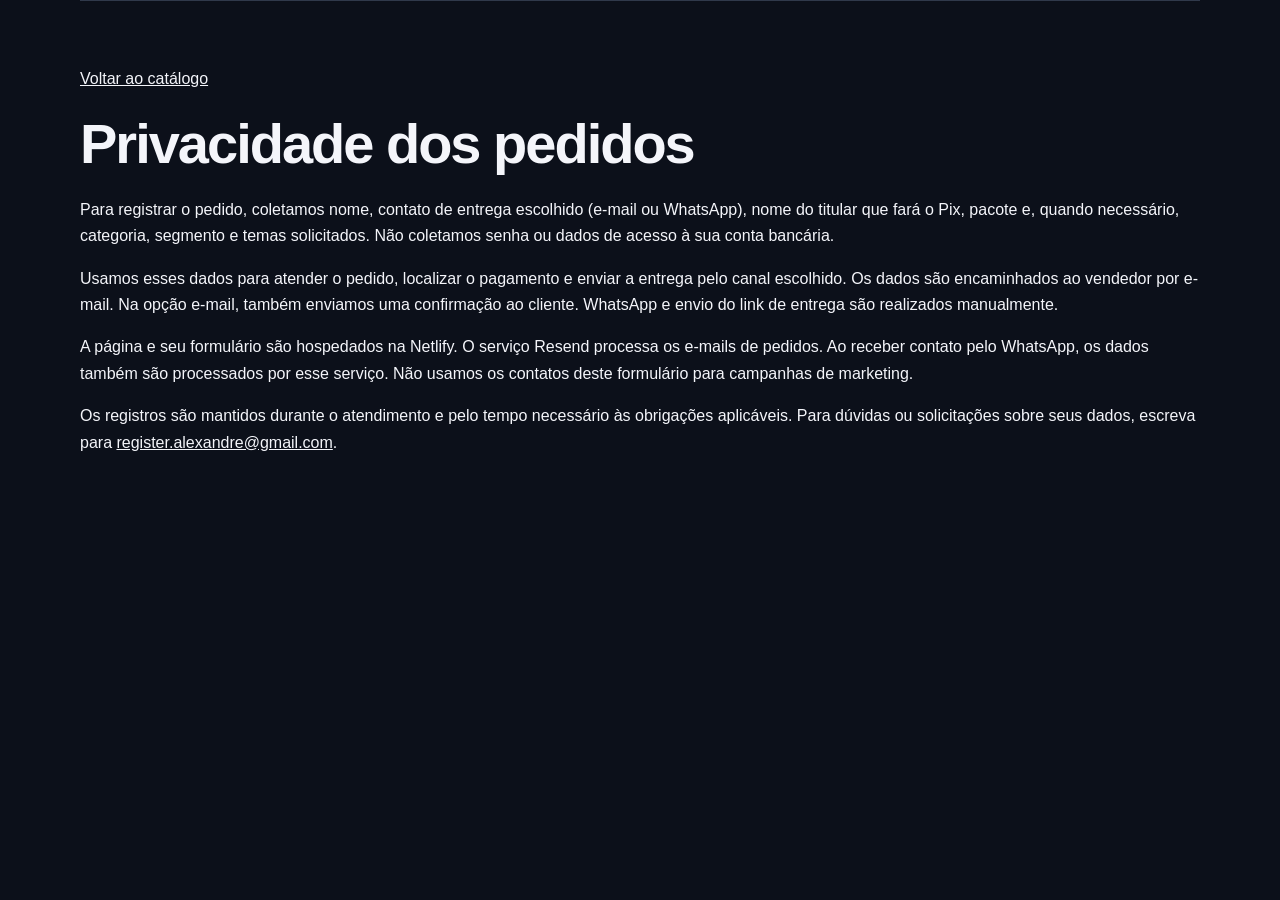
<file: frontend/legal/catalog-privacy.html>
<!doctype html><html lang="pt-BR"><head><meta charset="utf-8"><meta name="viewport" content="width=device-width,initial-scale=1"><title>Privacidade — Pengyn Studio</title><link rel="stylesheet" href="../catalog.css"></head><body><main class="wrap section"><a href="../index.html">Voltar ao catálogo</a><h1>Privacidade dos pedidos</h1><p>Para registrar o pedido, coletamos nome, contato de entrega escolhido (e-mail ou WhatsApp), nome do titular que fará o Pix, pacote e, quando necessário, categoria, segmento e temas solicitados. Não coletamos senha ou dados de acesso à sua conta bancária.</p><p>Usamos esses dados para atender o pedido, localizar o pagamento e enviar a entrega pelo canal escolhido. Os dados são encaminhados ao vendedor por e-mail. Na opção e-mail, também enviamos uma confirmação ao cliente. WhatsApp e envio do link de entrega são realizados manualmente.</p><p>A página e seu formulário são hospedados na Netlify. O serviço Resend processa os e-mails de pedidos. Ao receber contato pelo WhatsApp, os dados também são processados por esse serviço. Não usamos os contatos deste formulário para campanhas de marketing.</p><p>Os registros são mantidos durante o atendimento e pelo tempo necessário às obrigações aplicáveis. Para dúvidas ou solicitações sobre seus dados, escreva para <a href="mailto:register.alexandre@gmail.com">register.alexandre@gmail.com</a>.</p></main></body></html>
</file>
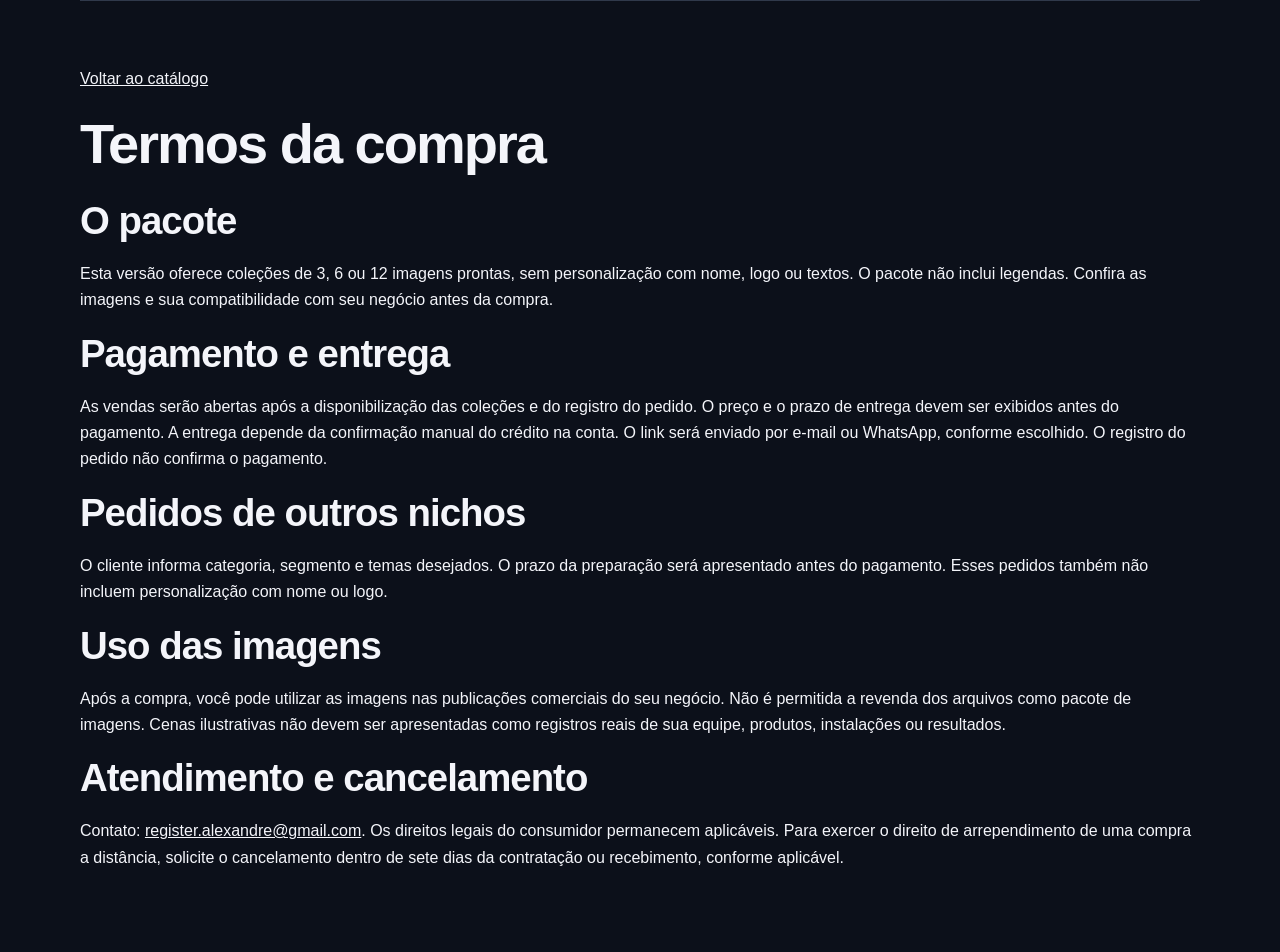
<file: frontend/legal/catalog-terms.html>
<!doctype html><html lang="pt-BR"><head><meta charset="utf-8"><meta name="viewport" content="width=device-width,initial-scale=1"><title>Termos da compra — Pengyn Studio</title><link rel="stylesheet" href="../catalog.css"></head><body><main class="wrap section"><a href="../index.html">Voltar ao catálogo</a><h1>Termos da compra</h1><h2>O pacote</h2><p>Esta versão oferece coleções de 3, 6 ou 12 imagens prontas, sem personalização com nome, logo ou textos. O pacote não inclui legendas. Confira as imagens e sua compatibilidade com seu negócio antes da compra.</p><h2>Pagamento e entrega</h2><p>As vendas serão abertas após a disponibilização das coleções e do registro do pedido. O preço e o prazo de entrega devem ser exibidos antes do pagamento. A entrega depende da confirmação manual do crédito na conta. O link será enviado por e-mail ou WhatsApp, conforme escolhido. O registro do pedido não confirma o pagamento.</p><h2>Pedidos de outros nichos</h2><p>O cliente informa categoria, segmento e temas desejados. O prazo da preparação será apresentado antes do pagamento. Esses pedidos também não incluem personalização com nome ou logo.</p><h2>Uso das imagens</h2><p>Após a compra, você pode utilizar as imagens nas publicações comerciais do seu negócio. Não é permitida a revenda dos arquivos como pacote de imagens. Cenas ilustrativas não devem ser apresentadas como registros reais de sua equipe, produtos, instalações ou resultados.</p><h2>Atendimento e cancelamento</h2><p>Contato: <a href="mailto:register.alexandre@gmail.com">register.alexandre@gmail.com</a>. Os direitos legais do consumidor permanecem aplicáveis. Para exercer o direito de arrependimento de uma compra a distância, solicite o cancelamento dentro de sete dias da contratação ou recebimento, conforme aplicável.</p></main></body></html>
</file>
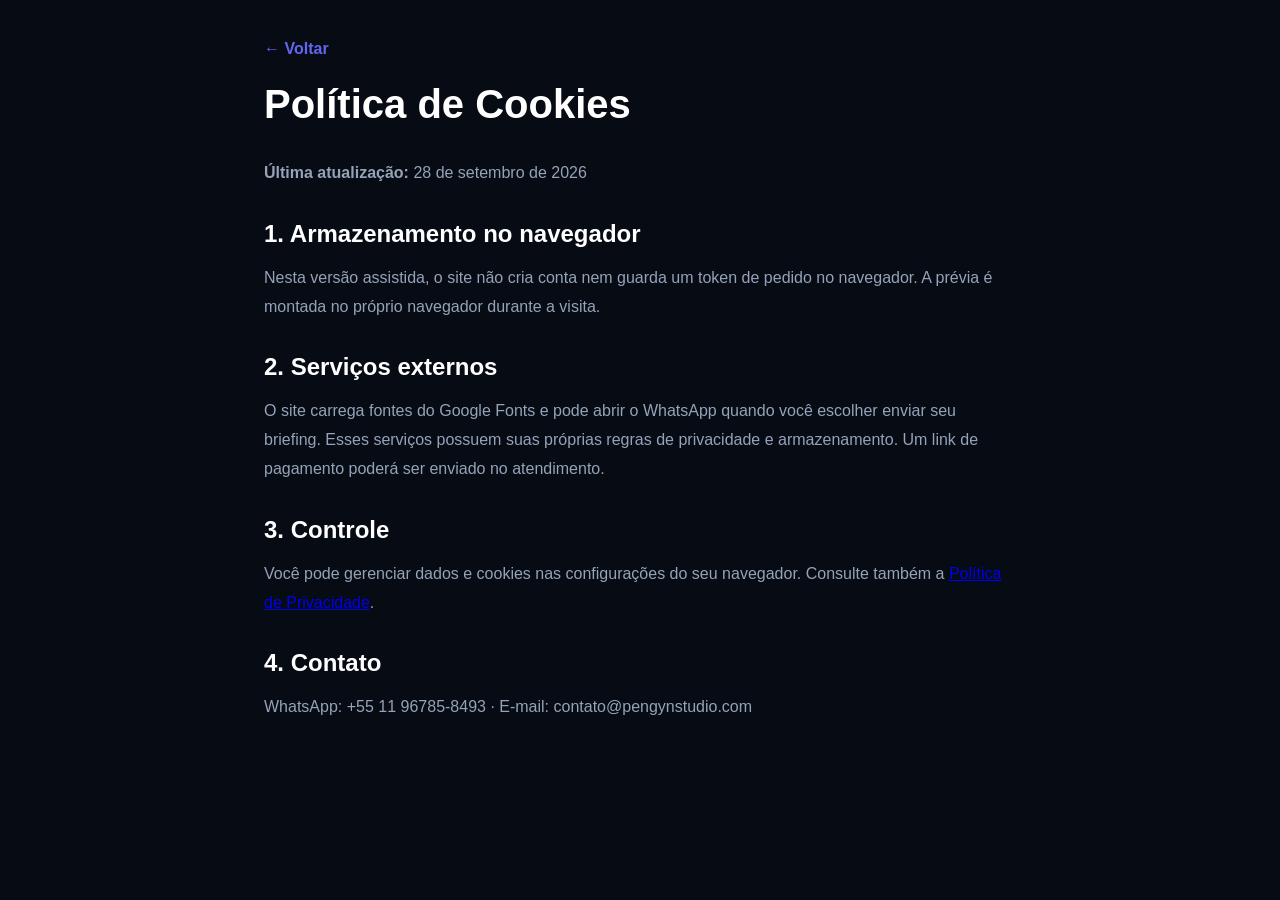
<file: frontend/legal/cookies.html>
<!DOCTYPE html>
<html lang="pt-BR">
<head>
  <meta charset="UTF-8">
  <meta name="viewport" content="width=device-width, initial-scale=1.0">
  <title>Política de Cookies - Pengyn Studio</title>
  <link rel="stylesheet" href="../styles.css">
  <style>
    .legal-content {
      max-width: 800px;
      margin: 0 auto;
      padding: 40px 24px;
    }
    .legal-content h1 {
      font-size: 2.5rem;
      margin-bottom: 32px;
      color: var(--text);
    }
    .legal-content h2 {
      font-size: 1.5rem;
      margin: 32px 0 16px;
      color: var(--text);
    }
    .legal-content p {
      color: var(--muted);
      line-height: 1.8;
      margin-bottom: 16px;
    }
    .legal-content ul {
      color: var(--muted);
      line-height: 1.8;
      margin: 16px 0 16px 24px;
    }
    .legal-content li {
      margin-bottom: 8px;
    }
    .back-button {
      display: inline-block;
      margin-bottom: 24px;
      color: var(--primary);
      text-decoration: none;
      font-weight: 600;
    }
    .back-button:hover {
      text-decoration: underline;
    }
  </style>
</head>
<body>
  <div class="legal-content">
    <a href="javascript:history.back()" class="back-button">← Voltar</a>
    
    <h1>Política de Cookies</h1>
    <p><strong>Última atualização:</strong> 28 de setembro de 2026</p>
    
    <h2>1. Armazenamento no navegador</h2>
    <p>Nesta versão assistida, o site não cria conta nem guarda um token de pedido no navegador. A prévia é montada no próprio navegador durante a visita.</p>

    <h2>2. Serviços externos</h2>
    <p>O site carrega fontes do Google Fonts e pode abrir o WhatsApp quando você escolher enviar seu briefing. Esses serviços possuem suas próprias regras de privacidade e armazenamento. Um link de pagamento poderá ser enviado no atendimento.</p>

    <h2>3. Controle</h2>
    <p>Você pode gerenciar dados e cookies nas configurações do seu navegador. Consulte também a <a href="privacy.html">Política de Privacidade</a>.</p>

    <h2>4. Contato</h2>
    <p>WhatsApp: +55 11 96785-8493 · E-mail: contato@pengynstudio.com</p>

  </div>
</body>
</html>
</file>
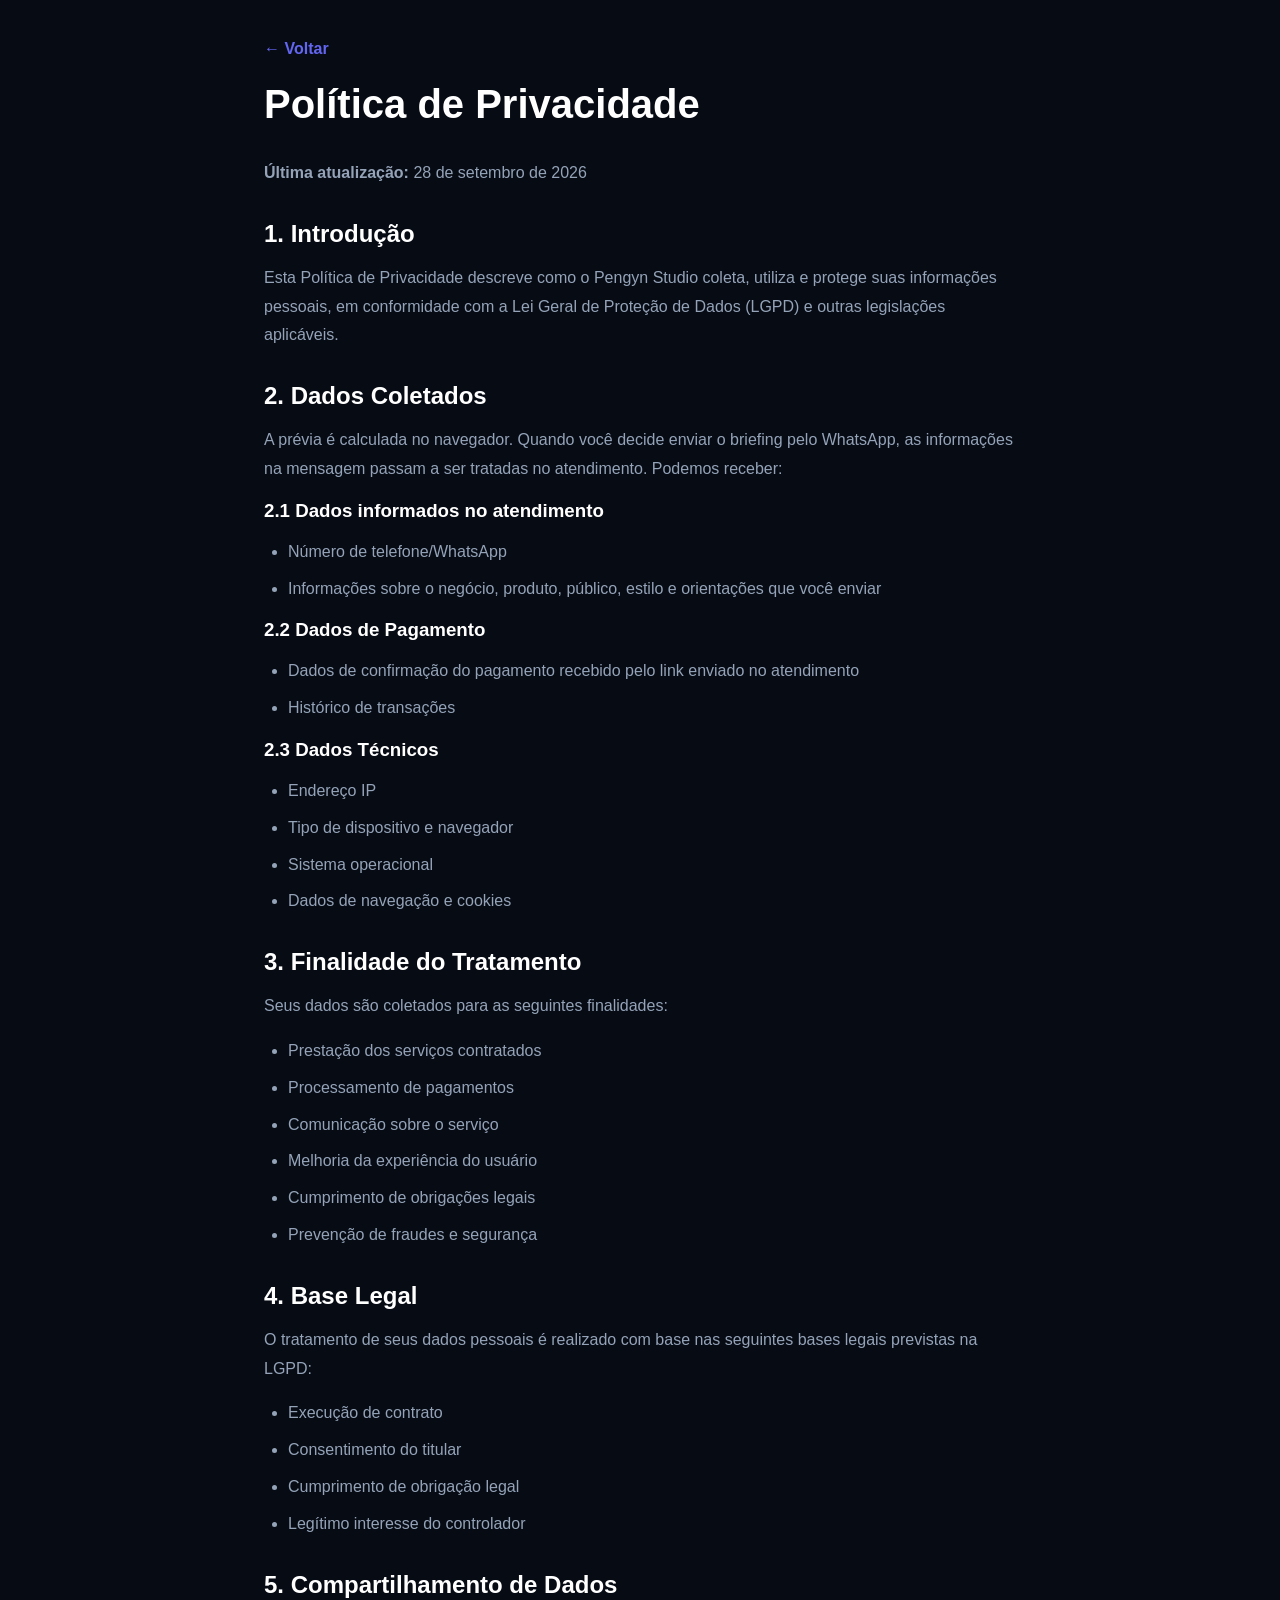
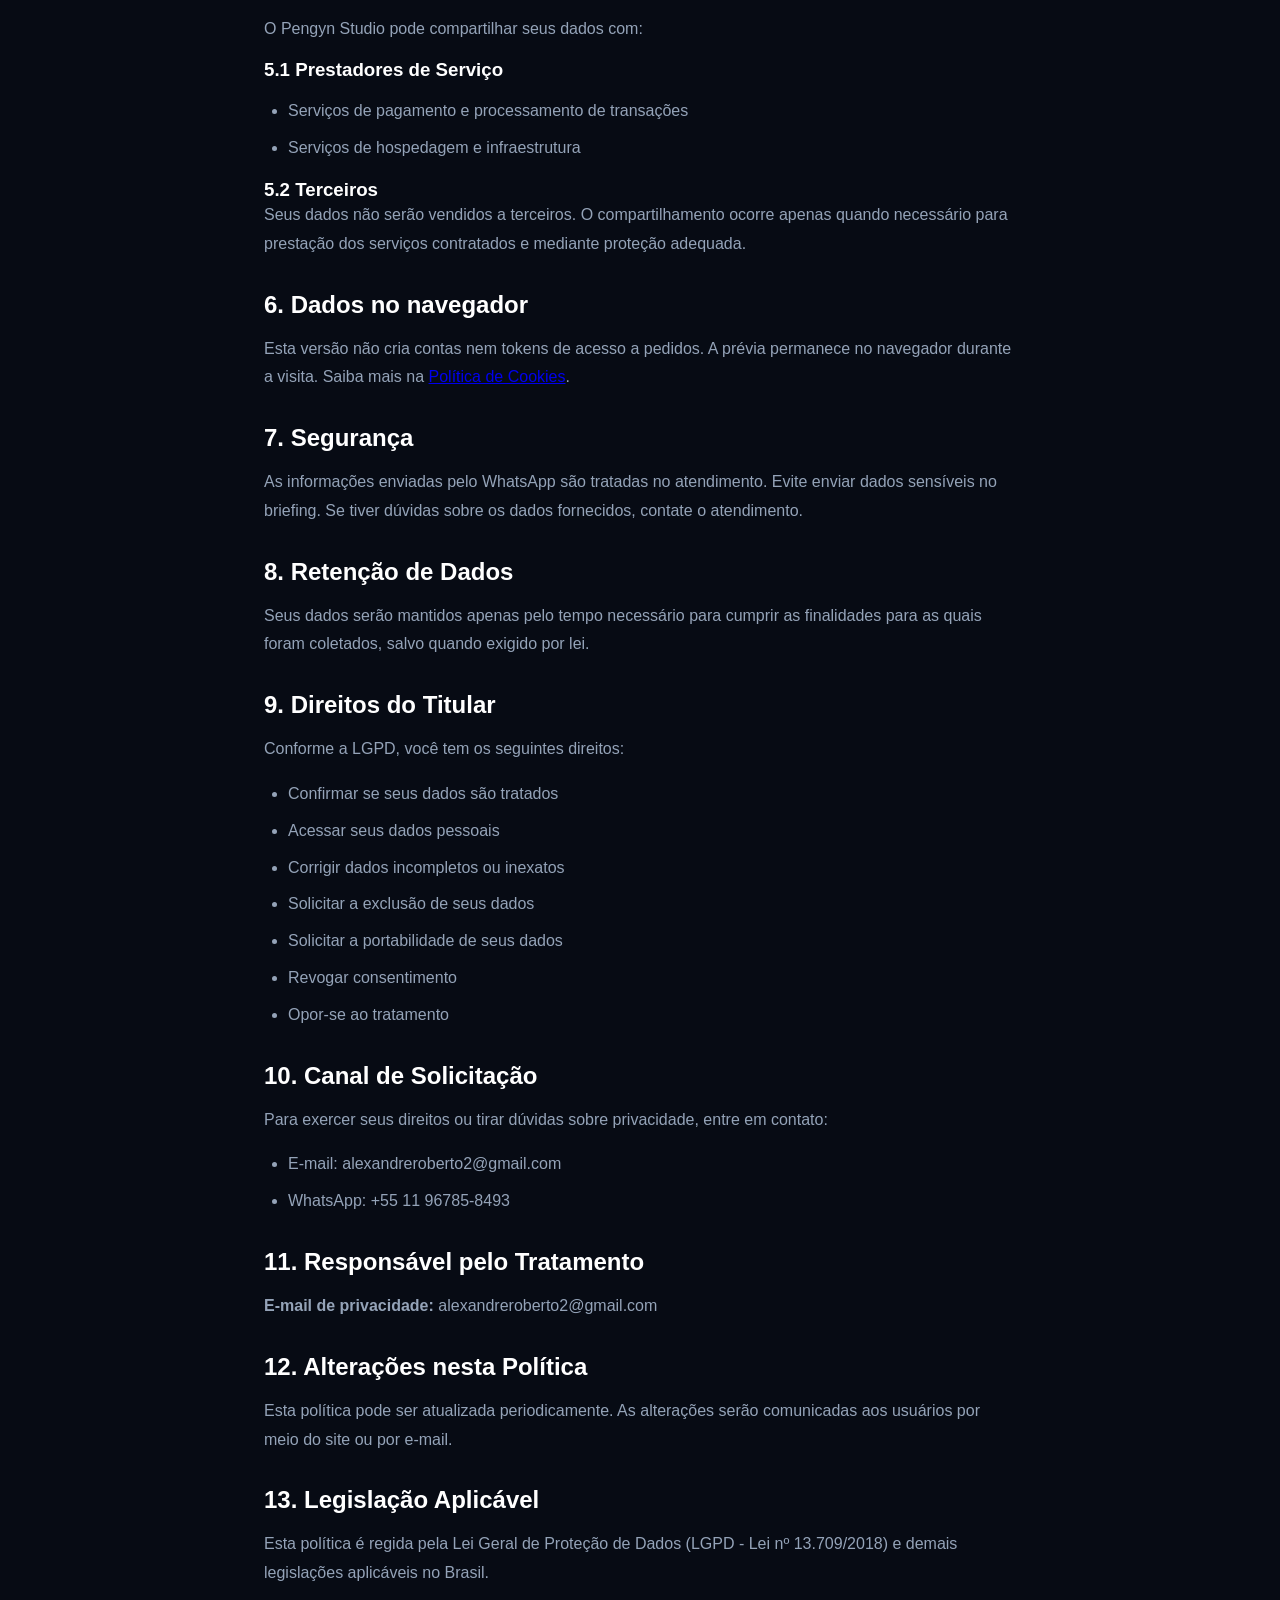
<file: frontend/legal/privacy.html>
<!DOCTYPE html>
<html lang="pt-BR">
<head>
  <meta charset="UTF-8">
  <meta name="viewport" content="width=device-width, initial-scale=1.0">
  <title>Política de Privacidade - Pengyn Studio</title>
  <link rel="stylesheet" href="../styles.css">
  <style>
    .legal-content {
      max-width: 800px;
      margin: 0 auto;
      padding: 40px 24px;
    }
    .legal-content h1 {
      font-size: 2.5rem;
      margin-bottom: 32px;
      color: var(--text);
    }
    .legal-content h2 {
      font-size: 1.5rem;
      margin: 32px 0 16px;
      color: var(--text);
    }
    .legal-content p {
      color: var(--muted);
      line-height: 1.8;
      margin-bottom: 16px;
    }
    .legal-content ul {
      color: var(--muted);
      line-height: 1.8;
      margin: 16px 0 16px 24px;
    }
    .legal-content li {
      margin-bottom: 8px;
    }
    .back-button {
      display: inline-block;
      margin-bottom: 24px;
      color: var(--primary);
      text-decoration: none;
      font-weight: 600;
    }
    .back-button:hover {
      text-decoration: underline;
    }
  </style>
</head>
<body>
  <div class="legal-content">
    <a href="javascript:history.back()" class="back-button">← Voltar</a>
    
    <h1>Política de Privacidade</h1>
    <p><strong>Última atualização:</strong> 28 de setembro de 2026</p>
    
    <h2>1. Introdução</h2>
    <p>Esta Política de Privacidade descreve como o Pengyn Studio coleta, utiliza e protege suas informações pessoais, em conformidade com a Lei Geral de Proteção de Dados (LGPD) e outras legislações aplicáveis.</p>
    
    <h2>2. Dados Coletados</h2>
    <p>A prévia é calculada no navegador. Quando você decide enviar o briefing pelo WhatsApp, as informações na mensagem passam a ser tratadas no atendimento. Podemos receber:</p>
    
    <h3>2.1 Dados informados no atendimento</h3>
    <ul>
      <li>Número de telefone/WhatsApp</li>
      <li>Informações sobre o negócio, produto, público, estilo e orientações que você enviar</li>
    </ul>
    
    <h3>2.2 Dados de Pagamento</h3>
    <ul>
      <li>Dados de confirmação do pagamento recebido pelo link enviado no atendimento</li>
      <li>Histórico de transações</li>

    </ul>
    
    <h3>2.3 Dados Técnicos</h3>
    <ul>
      <li>Endereço IP</li>
      <li>Tipo de dispositivo e navegador</li>
      <li>Sistema operacional</li>
      <li>Dados de navegação e cookies</li>
    </ul>
    
    <h2>3. Finalidade do Tratamento</h2>
    <p>Seus dados são coletados para as seguintes finalidades:</p>
    <ul>
      <li>Prestação dos serviços contratados</li>
      <li>Processamento de pagamentos</li>
      <li>Comunicação sobre o serviço</li>
      <li>Melhoria da experiência do usuário</li>
      <li>Cumprimento de obrigações legais</li>
      <li>Prevenção de fraudes e segurança</li>
    </ul>
    
    <h2>4. Base Legal</h2>
    <p>O tratamento de seus dados pessoais é realizado com base nas seguintes bases legais previstas na LGPD:</p>
    <ul>
      <li>Execução de contrato</li>
      <li>Consentimento do titular</li>
      <li>Cumprimento de obrigação legal</li>
      <li>Legítimo interesse do controlador</li>
    </ul>
    
    <h2>5. Compartilhamento de Dados</h2>
    <p>O Pengyn Studio pode compartilhar seus dados com:</p>
    
    <h3>5.1 Prestadores de Serviço</h3>
    <ul>
      <li>Serviços de pagamento e processamento de transações</li>
      <li>Serviços de hospedagem e infraestrutura</li>
    </ul>
    
    <h3>5.2 Terceiros</h3>
    <p>Seus dados não serão vendidos a terceiros. O compartilhamento ocorre apenas quando necessário para prestação dos serviços contratados e mediante proteção adequada.</p>
    
    <h2>6. Dados no navegador</h2>
    <p>Esta versão não cria contas nem tokens de acesso a pedidos. A prévia permanece no navegador durante a visita. Saiba mais na <a href="cookies.html">Política de Cookies</a>.</p>

    <h2>7. Segurança</h2>
    <p>As informações enviadas pelo WhatsApp são tratadas no atendimento. Evite enviar dados sensíveis no briefing. Se tiver dúvidas sobre os dados fornecidos, contate o atendimento.</p>

    <h2>8. Retenção de Dados</h2>
    <p>Seus dados serão mantidos apenas pelo tempo necessário para cumprir as finalidades para as quais foram coletados, salvo quando exigido por lei.</p>
    
    <h2>9. Direitos do Titular</h2>
    <p>Conforme a LGPD, você tem os seguintes direitos:</p>
    <ul>
      <li>Confirmar se seus dados são tratados</li>
      <li>Acessar seus dados pessoais</li>
      <li>Corrigir dados incompletos ou inexatos</li>
      <li>Solicitar a exclusão de seus dados</li>
      <li>Solicitar a portabilidade de seus dados</li>
      <li>Revogar consentimento</li>
      <li>Opor-se ao tratamento</li>
    </ul>
    
    <h2>10. Canal de Solicitação</h2>
    <p>Para exercer seus direitos ou tirar dúvidas sobre privacidade, entre em contato:</p>
    <ul>
      <li>E-mail: alexandreroberto2@gmail.com</li>
      <li>WhatsApp: +55 11 96785-8493</li>
    </ul>
    
    <h2>11. Responsável pelo Tratamento</h2>
    <p><strong>E-mail de privacidade:</strong> alexandreroberto2@gmail.com</p>
    
    <h2>12. Alterações nesta Política</h2>
    <p>Esta política pode ser atualizada periodicamente. As alterações serão comunicadas aos usuários por meio do site ou por e-mail.</p>
    
    <h2>13. Legislação Aplicável</h2>
    <p>Esta política é regida pela Lei Geral de Proteção de Dados (LGPD - Lei nº 13.709/2018) e demais legislações aplicáveis no Brasil.</p>
  </div>
</body>
</html>
</file>
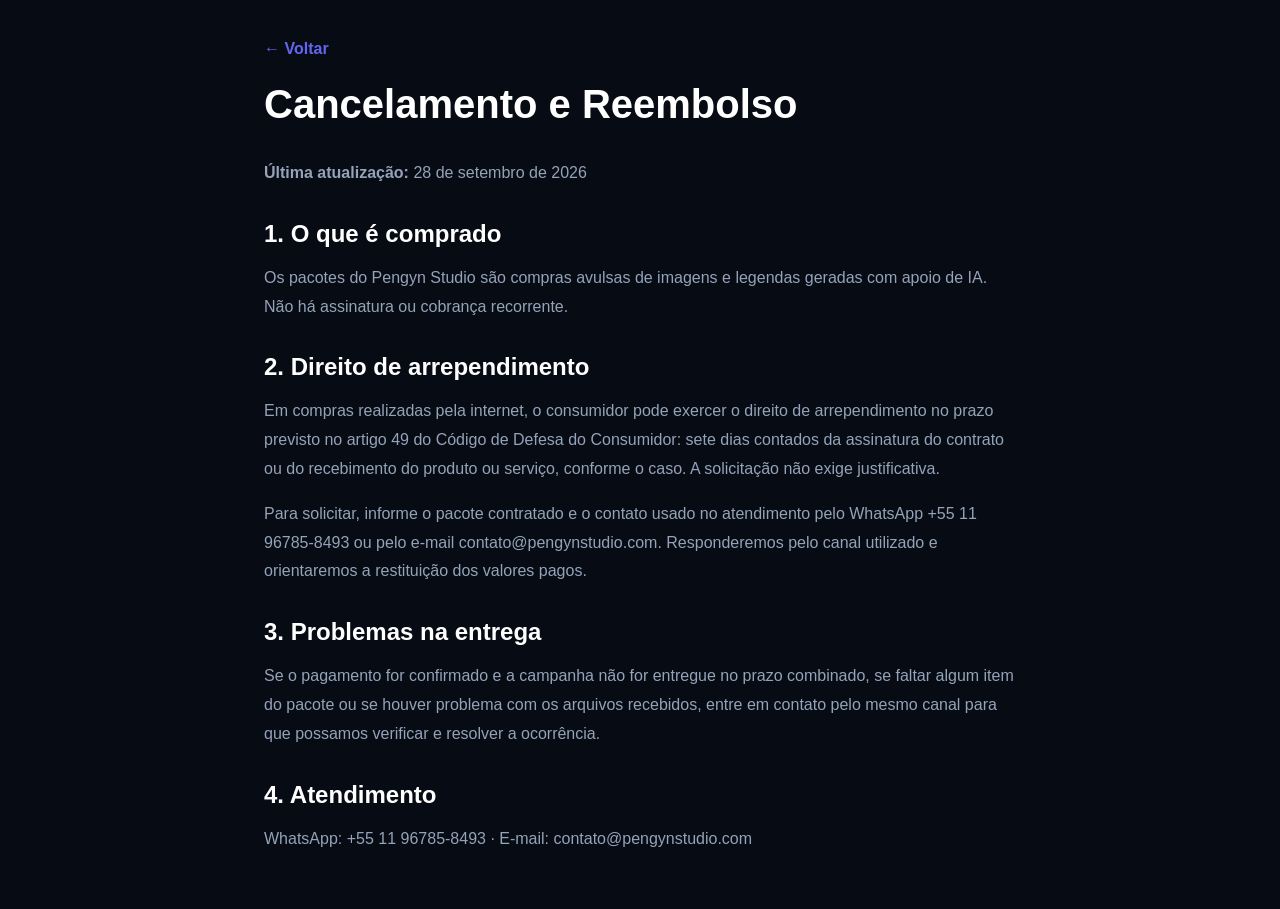
<file: frontend/legal/refund.html>
<!DOCTYPE html>
<html lang="pt-BR">
<head>
  <meta charset="UTF-8">
  <meta name="viewport" content="width=device-width, initial-scale=1.0">
  <title>Cancelamento e Reembolso - Pengyn Studio</title>
  <link rel="stylesheet" href="../styles.css">
  <style>
    .legal-content {
      max-width: 800px;
      margin: 0 auto;
      padding: 40px 24px;
    }
    .legal-content h1 {
      font-size: 2.5rem;
      margin-bottom: 32px;
      color: var(--text);
    }
    .legal-content h2 {
      font-size: 1.5rem;
      margin: 32px 0 16px;
      color: var(--text);
    }
    .legal-content p {
      color: var(--muted);
      line-height: 1.8;
      margin-bottom: 16px;
    }
    .legal-content ul {
      color: var(--muted);
      line-height: 1.8;
      margin: 16px 0 16px 24px;
    }
    .legal-content li {
      margin-bottom: 8px;
    }
    .back-button {
      display: inline-block;
      margin-bottom: 24px;
      color: var(--primary);
      text-decoration: none;
      font-weight: 600;
    }
    .back-button:hover {
      text-decoration: underline;
    }
  </style>
</head>
<body>
  <div class="legal-content">
    <a href="javascript:history.back()" class="back-button">← Voltar</a>
    
    <h1>Cancelamento e Reembolso</h1>
    <p><strong>Última atualização:</strong> 28 de setembro de 2026</p>
    
    <h2>1. O que é comprado</h2>
    <p>Os pacotes do Pengyn Studio são compras avulsas de imagens e legendas geradas com apoio de IA. Não há assinatura ou cobrança recorrente.</p>

    <h2>2. Direito de arrependimento</h2>
    <p>Em compras realizadas pela internet, o consumidor pode exercer o direito de arrependimento no prazo previsto no artigo 49 do Código de Defesa do Consumidor: sete dias contados da assinatura do contrato ou do recebimento do produto ou serviço, conforme o caso. A solicitação não exige justificativa.</p>
    <p>Para solicitar, informe o pacote contratado e o contato usado no atendimento pelo WhatsApp +55 11 96785-8493 ou pelo e-mail contato@pengynstudio.com. Responderemos pelo canal utilizado e orientaremos a restituição dos valores pagos.</p>

    <h2>3. Problemas na entrega</h2>
    <p>Se o pagamento for confirmado e a campanha não for entregue no prazo combinado, se faltar algum item do pacote ou se houver problema com os arquivos recebidos, entre em contato pelo mesmo canal para que possamos verificar e resolver a ocorrência.</p>

    <h2>4. Atendimento</h2>
    <p>WhatsApp: +55 11 96785-8493 · E-mail: contato@pengynstudio.com</p>

  </div>
</body>
</html>
</file>
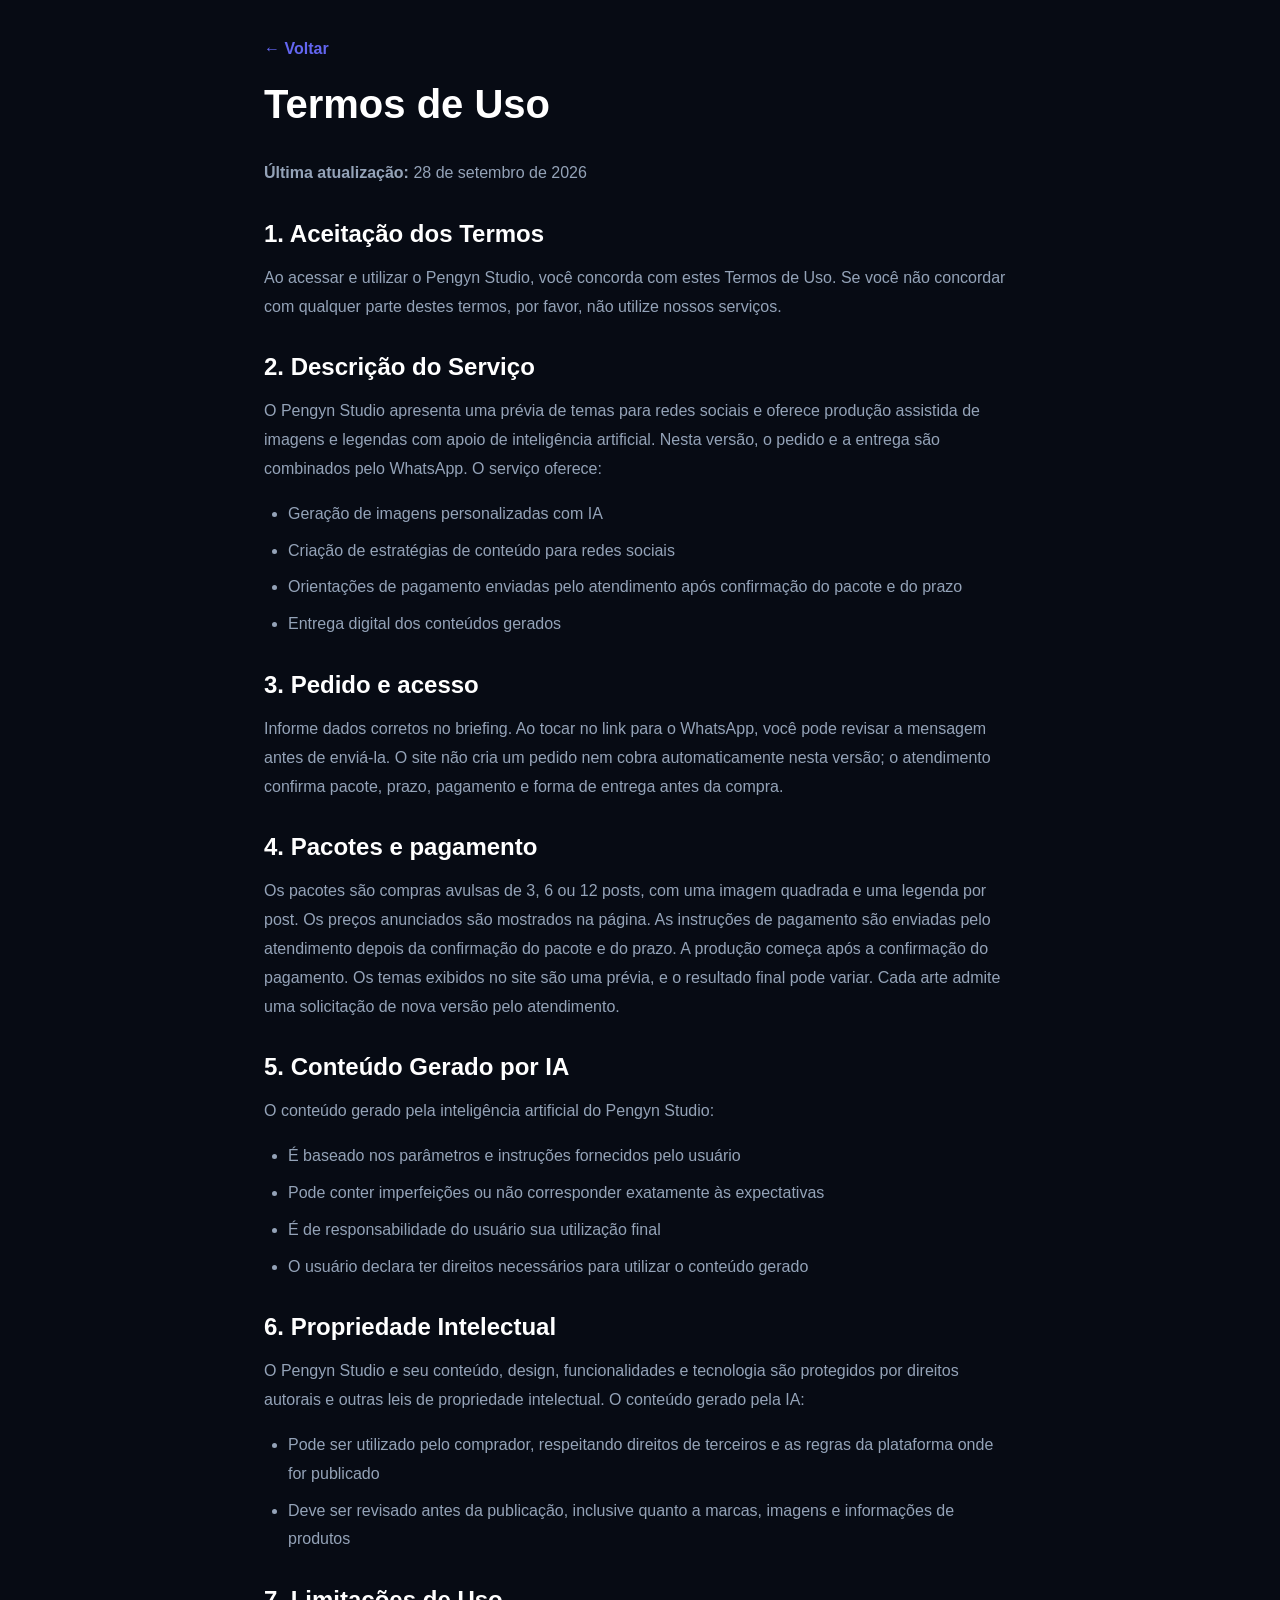
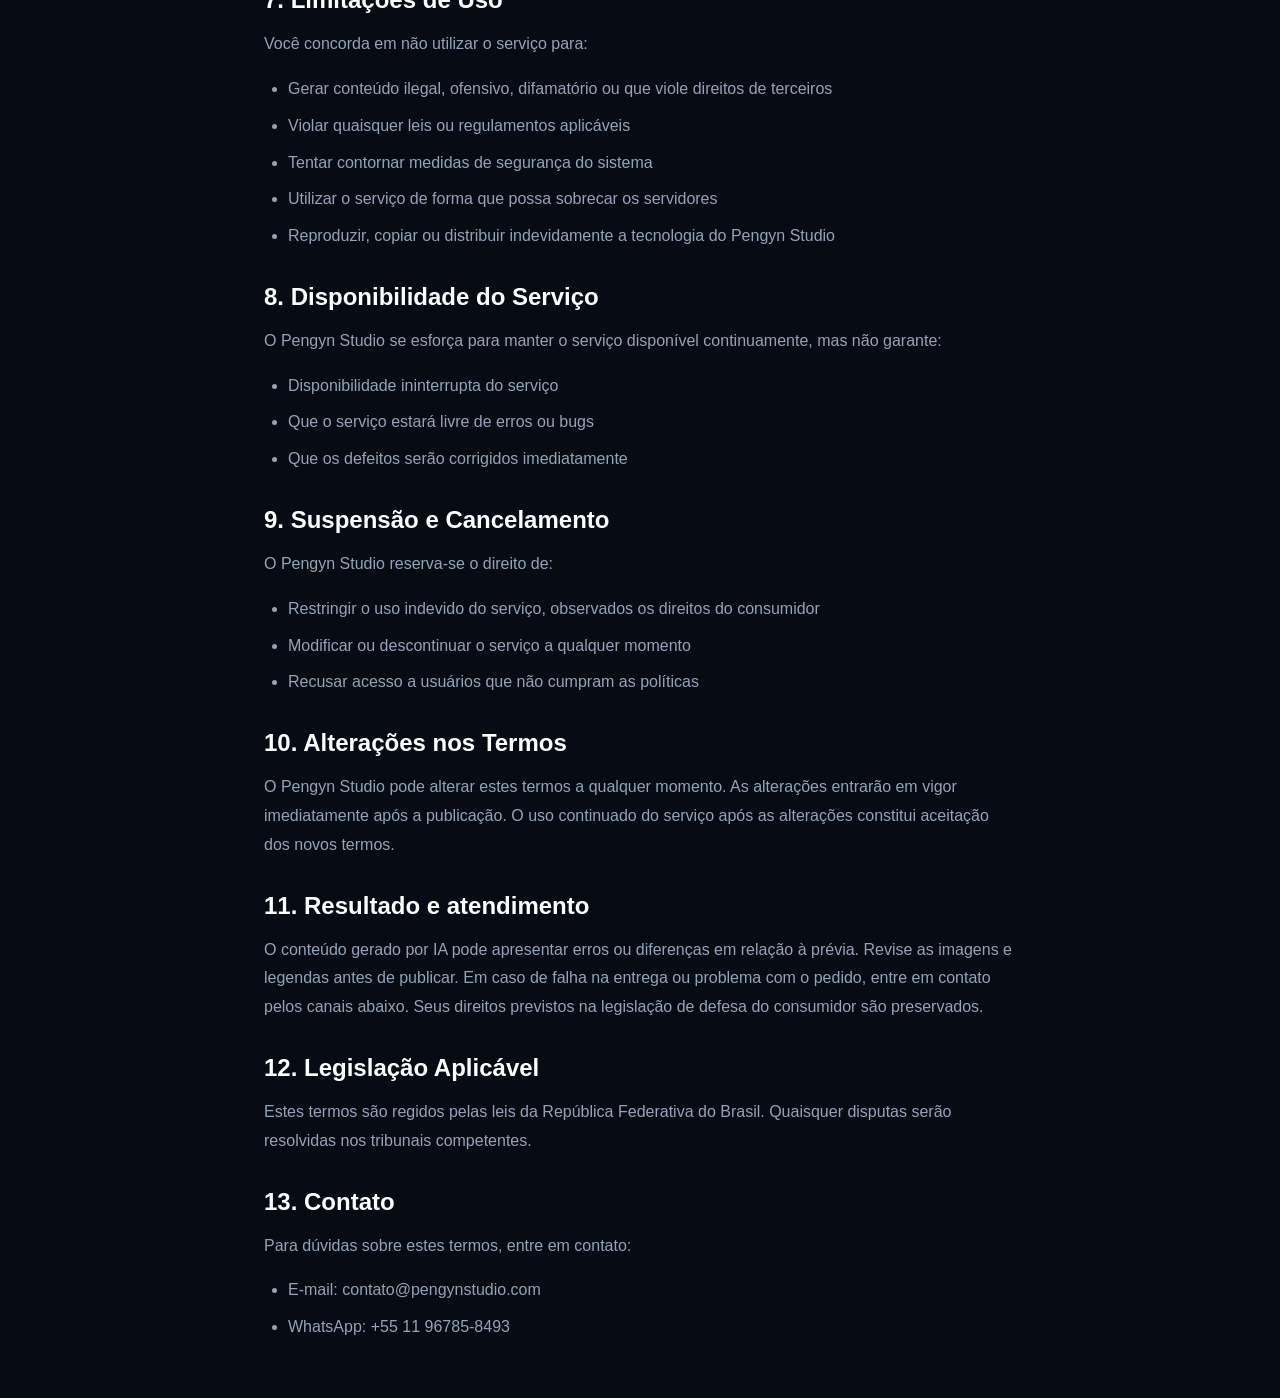
<file: frontend/legal/terms.html>
<!DOCTYPE html>
<html lang="pt-BR">
<head>
  <meta charset="UTF-8">
  <meta name="viewport" content="width=device-width, initial-scale=1.0">
  <title>Termos de Uso - Pengyn Studio</title>
  <link rel="stylesheet" href="../styles.css">
  <style>
    .legal-content {
      max-width: 800px;
      margin: 0 auto;
      padding: 40px 24px;
    }
    .legal-content h1 {
      font-size: 2.5rem;
      margin-bottom: 32px;
      color: var(--text);
    }
    .legal-content h2 {
      font-size: 1.5rem;
      margin: 32px 0 16px;
      color: var(--text);
    }
    .legal-content p {
      color: var(--muted);
      line-height: 1.8;
      margin-bottom: 16px;
    }
    .legal-content ul {
      color: var(--muted);
      line-height: 1.8;
      margin: 16px 0 16px 24px;
    }
    .legal-content li {
      margin-bottom: 8px;
    }
    .back-button {
      display: inline-block;
      margin-bottom: 24px;
      color: var(--primary);
      text-decoration: none;
      font-weight: 600;
    }
    .back-button:hover {
      text-decoration: underline;
    }
  </style>
</head>
<body>
  <div class="legal-content">
    <a href="javascript:history.back()" class="back-button">← Voltar</a>
    
    <h1>Termos de Uso</h1>
    <p><strong>Última atualização:</strong> 28 de setembro de 2026</p>
    
    <h2>1. Aceitação dos Termos</h2>
    <p>Ao acessar e utilizar o Pengyn Studio, você concorda com estes Termos de Uso. Se você não concordar com qualquer parte destes termos, por favor, não utilize nossos serviços.</p>
    
    <h2>2. Descrição do Serviço</h2>
    <p>O Pengyn Studio apresenta uma prévia de temas para redes sociais e oferece produção assistida de imagens e legendas com apoio de inteligência artificial. Nesta versão, o pedido e a entrega são combinados pelo WhatsApp. O serviço oferece:</p>
    <ul>
      <li>Geração de imagens personalizadas com IA</li>
      <li>Criação de estratégias de conteúdo para redes sociais</li>
      <li>Orientações de pagamento enviadas pelo atendimento após confirmação do pacote e do prazo</li>
      <li>Entrega digital dos conteúdos gerados</li>
    </ul>
    
    <h2>3. Pedido e acesso</h2>
    <p>Informe dados corretos no briefing. Ao tocar no link para o WhatsApp, você pode revisar a mensagem antes de enviá-la. O site não cria um pedido nem cobra automaticamente nesta versão; o atendimento confirma pacote, prazo, pagamento e forma de entrega antes da compra.</p>

    <h2>4. Pacotes e pagamento</h2>
    <p>Os pacotes são compras avulsas de 3, 6 ou 12 posts, com uma imagem quadrada e uma legenda por post. Os preços anunciados são mostrados na página. As instruções de pagamento são enviadas pelo atendimento depois da confirmação do pacote e do prazo. A produção começa após a confirmação do pagamento. Os temas exibidos no site são uma prévia, e o resultado final pode variar. Cada arte admite uma solicitação de nova versão pelo atendimento.</p>

    <h2>5. Conteúdo Gerado por IA</h2>
    <p>O conteúdo gerado pela inteligência artificial do Pengyn Studio:</p>
    <ul>
      <li>É baseado nos parâmetros e instruções fornecidos pelo usuário</li>
      <li>Pode conter imperfeições ou não corresponder exatamente às expectativas</li>
      <li>É de responsabilidade do usuário sua utilização final</li>
      <li>O usuário declara ter direitos necessários para utilizar o conteúdo gerado</li>
    </ul>
    
    <h2>6. Propriedade Intelectual</h2>
    <p>O Pengyn Studio e seu conteúdo, design, funcionalidades e tecnologia são protegidos por direitos autorais e outras leis de propriedade intelectual. O conteúdo gerado pela IA:</p>
    <ul>
      <li>Pode ser utilizado pelo comprador, respeitando direitos de terceiros e as regras da plataforma onde for publicado</li>
      <li>Deve ser revisado antes da publicação, inclusive quanto a marcas, imagens e informações de produtos</li>
    </ul>
    
    <h2>7. Limitações de Uso</h2>
    <p>Você concorda em não utilizar o serviço para:</p>
    <ul>
      <li>Gerar conteúdo ilegal, ofensivo, difamatório ou que viole direitos de terceiros</li>
      <li>Violar quaisquer leis ou regulamentos aplicáveis</li>
      <li>Tentar contornar medidas de segurança do sistema</li>
      <li>Utilizar o serviço de forma que possa sobrecar os servidores</li>
      <li>Reproduzir, copiar ou distribuir indevidamente a tecnologia do Pengyn Studio</li>
    </ul>
    
    <h2>8. Disponibilidade do Serviço</h2>
    <p>O Pengyn Studio se esforça para manter o serviço disponível continuamente, mas não garante:</p>
    <ul>
      <li>Disponibilidade ininterrupta do serviço</li>
      <li>Que o serviço estará livre de erros ou bugs</li>
      <li>Que os defeitos serão corrigidos imediatamente</li>
    </ul>
    
    <h2>9. Suspensão e Cancelamento</h2>
    <p>O Pengyn Studio reserva-se o direito de:</p>
    <ul>
      <li>Restringir o uso indevido do serviço, observados os direitos do consumidor</li>
      <li>Modificar ou descontinuar o serviço a qualquer momento</li>
      <li>Recusar acesso a usuários que não cumpram as políticas</li>
    </ul>
    
    <h2>10. Alterações nos Termos</h2>
    <p>O Pengyn Studio pode alterar estes termos a qualquer momento. As alterações entrarão em vigor imediatamente após a publicação. O uso continuado do serviço após as alterações constitui aceitação dos novos termos.</p>
    
    <h2>11. Resultado e atendimento</h2>
    <p>O conteúdo gerado por IA pode apresentar erros ou diferenças em relação à prévia. Revise as imagens e legendas antes de publicar. Em caso de falha na entrega ou problema com o pedido, entre em contato pelos canais abaixo. Seus direitos previstos na legislação de defesa do consumidor são preservados.</p>

    <h2>12. Legislação Aplicável</h2>
    <p>Estes termos são regidos pelas leis da República Federativa do Brasil. Quaisquer disputas serão resolvidas nos tribunais competentes.</p>
    
    <h2>13. Contato</h2>
    <p>Para dúvidas sobre estes termos, entre em contato:</p>
    <ul>
      <li>E-mail: contato@pengynstudio.com</li>
      <li>WhatsApp: +55 11 96785-8493</li>
    </ul>
    

  </div>
</body>
</html>
</file>
<file: frontend/catalog.css>
:root{--bg:#0c101a;--panel:#151b28;--line:#30394b;--ink:#f4f5fa;--muted:#b3bed1;--accent:#b6a0ff}*{box-sizing:border-box}html{scroll-behavior:smooth;scroll-padding-top:90px}body{margin:0;background:var(--bg);color:var(--ink);font:16px/1.65 Arial,sans-serif}button,input,textarea{font:inherit}button{cursor:pointer}a{color:inherit}a:focus-visible,button:focus-visible,input:focus-visible,textarea:focus-visible,summary:focus-visible{outline:3px solid var(--accent);outline-offset:4px}.wrap{width:min(1120px,calc(100% - 48px));margin:auto}header{position:sticky;top:0;background:#0c101af5;border-bottom:1px solid var(--line);z-index:10}.nav{min-height:80px;display:flex;align-items:center;justify-content:space-between;gap:25px}.brand{font-size:25px;letter-spacing:-1px;font-weight:800;text-decoration:none}.brand span{color:var(--accent);font-weight:400}nav{display:flex;gap:24px}nav a{font-size:13px;color:var(--muted);text-decoration:none}.button{display:inline-flex;justify-content:center;align-items:center;background:var(--accent);color:#1b1231;font-weight:700;border:1px solid transparent;border-radius:11px;padding:13px 22px;min-height:48px;text-decoration:none}.button:hover{filter:brightness(1.1)}.secondary{background:var(--panel);border-color:#75819a;color:var(--ink)}.hero{display:grid;grid-template-columns:1.1fr 1fr;gap:65px;align-items:center;padding-top:80px;padding-bottom:85px}.eyebrow{font-size:11px;letter-spacing:2px;font-weight:700;color:var(--accent)}h1{font-size:clamp(36px,4.4vw,56px);line-height:1.15;letter-spacing:-2px;margin:20px 0}.typing{display:block;height:2.3em;overflow:hidden;color:var(--accent)}h2{font-size:clamp(29px,3vw,40px);line-height:1.25;letter-spacing:-1px;margin:15px 0}h3{line-height:1.35;margin:0 0 12px}.lead{color:var(--muted);max-width:650px;font-size:17px;margin:22px 0 30px}.muted{font-size:12px;color:var(--muted)}.visual{background:#eeeae3;border-radius:22px;color:#252636;padding:22px;transform:rotate(2deg);box-shadow:0 25px 80px #8470d820}.profile{display:flex;align-items:center;gap:12px;margin-bottom:20px}.profile small{display:block;font-size:11px;color:#65616e}.profile strong{font-size:14px}.avatar{width:40px;height:40px;display:grid;place-items:center;background:#272331;color:white;border-radius:50%;font-size:22px}.mood-grid{display:grid;grid-template-columns:repeat(3,1fr);gap:5px}.mood-grid div{aspect-ratio:4/5;display:flex;align-items:end;padding:12px;color:#292234;font-size:12px;background:radial-gradient(ellipse at 70% 25%,#eacba8 0 28%,transparent 29%),linear-gradient(40deg,#ae7959,#ead0b2)}.mood-grid div:nth-child(2n){background:radial-gradient(ellipse at 60% 65%,#ccd6b8 0 30%,transparent 31%),linear-gradient(140deg,#8e9f82,#dce1d0)}.mood-grid div:nth-child(3n){background:radial-gradient(ellipse at 70% 30%,#d3c3e2 0 30%,transparent 31%),linear-gradient(140deg,#ac93bf,#ede3f2)}.visual>p{font-size:10px;color:#68616e;margin:15px 0 0}.section{border-top:1px solid var(--line);padding-top:65px;padding-bottom:65px}.categories{display:flex;flex-wrap:wrap;gap:9px;margin:30px 0}.category{border:1px solid var(--line);color:var(--muted);background:transparent;padding:11px 16px;border-radius:25px;font-size:12px}.category[aria-pressed=true]{background:var(--accent);color:#1b1231;font-weight:700}.collection{display:grid;grid-template-columns:.85fr 1.15fr;gap:40px;background:var(--panel);border:1px solid var(--line);border-radius:18px;padding:30px}.collection h3{font-size:29px}.palette{display:flex;gap:8px;margin-top:20px}.swatch{width:25px;height:25px;border-radius:50%;border:1px solid #ffffff50}.status{font-size:11px;color:var(--accent)}.preview-grid{display:grid;grid-template-columns:repeat(3,minmax(0,1fr));gap:7px}.preview-item{aspect-ratio:4/5;border-radius:7px;position:relative;overflow:hidden;background:#242d40}.preview-item img{width:100%;height:100%;object-fit:cover}.placeholder{height:100%;display:flex;flex-direction:column;align-items:center;justify-content:center;gap:7px;padding:10px;text-align:center;color:#b3bed1;font-size:10px}.placeholder b{font-size:25px;color:#8492ac}.preview-item small{position:absolute;bottom:0;left:0;right:0;background:#101520ee;color:#e3e9f5;padding:5px;font-size:9px}.plans{display:grid;grid-template-columns:repeat(3,1fr);gap:18px;margin:30px 0}.plan{border:1px solid var(--line);border-radius:15px;background:var(--panel);color:var(--ink);padding:24px;text-align:left}.plan.selected{border:2px solid var(--accent);padding:23px;background:#211c36}.plan span{font-size:10px;letter-spacing:1.5px;color:var(--accent)}.plan strong{display:block;font-size:26px;margin:12px 0}.plan p{color:var(--muted);font-size:12px}.plan b{font-size:23px}.callout{display:flex;justify-content:space-between;align-items:center;gap:25px;border-bottom:1px solid var(--line);padding:25px 0}.callout p{font-size:13px;color:var(--muted);margin:0}.callout h3{font-size:18px}.order{display:grid;grid-template-columns:1fr 1fr;gap:60px;margin-top:50px}.summary,form{background:var(--panel);border-radius:15px;padding:25px}.summary p{margin:6px 0}.summary b{font-size:22px}fieldset{border:0;padding:0;margin:0 0 20px}label{display:block;font-size:12px;margin:13px 0 7px}input:not([type=radio]):not([type=checkbox]),textarea{display:block;width:100%;background:var(--bg);color:var(--ink);border:1px solid #5d6b84;border-radius:8px;padding:12px;min-height:48px}textarea{resize:vertical}.inline{display:flex;gap:9px;align-items:start}input[type=checkbox],input[type=radio]{accent-color:var(--accent);margin-top:4px}.terms{margin:22px 0;color:var(--muted)}form>.button{width:100%}.strategy{background:#111622}.strategy-grid{display:grid;grid-template-columns:repeat(4,1fr);gap:25px;margin:35px 0}.strategy-grid span{font-size:12px;color:var(--accent)}.strategy-grid h3{font-size:17px;margin-top:12px}.strategy-grid p,.steps p{font-size:13px;color:var(--muted)}.steps{display:grid;grid-template-columns:repeat(3,1fr);gap:30px;margin-top:35px;padding-top:25px;border-top:1px solid var(--line)}.faq{max-width:850px}details{padding:20px 0;border-bottom:1px solid var(--line)}summary{font-size:14px;font-weight:700;cursor:pointer}details p{font-size:13px;color:var(--muted)}footer{border-top:1px solid var(--line);padding:35px 0}footer p,footer a:not(.brand){font-size:12px;color:var(--muted)}.sr-only,.skip{position:absolute;width:1px;height:1px;overflow:hidden;clip:rect(0,0,0,0)}.skip:focus{position:fixed;top:5px;left:5px;clip:auto;width:auto;height:auto;background:white;color:black;padding:10px;z-index:30}[hidden]{display:none!important}@media(max-width:850px){nav{display:none}.hero{gap:30px}.hero h1{font-size:39px}.strategy-grid{grid-template-columns:repeat(2,1fr)}.order{gap:30px}}@media(max-width:600px){.wrap{width:calc(100% - 32px)}.nav{min-height:70px;gap:10px}.brand{font-size:21px}.nav .button{font-size:11px;padding:10px}.hero{grid-template-columns:1fr;padding-top:45px;padding-bottom:45px}.hero h1{font-size:clamp(32px,8.4vw,40px)}.typing{height:2.3em}.lead{font-size:15px}.visual{transform:none}.section{padding:45px 0}.collection{grid-template-columns:1fr;gap:20px;padding:20px}.plans{gap:8px}.plan{padding:15px 9px}.plan.selected{padding:14px 8px}.plan strong{font-size:17px}.plan b{font-size:16px}.plan p{font-size:10px}.plan span{font-size:8px;letter-spacing:.5px}.callout{align-items:start;flex-direction:column}.order{grid-template-columns:1fr;gap:20px}.steps{grid-template-columns:1fr;gap:15px}.strategy-grid{gap:20px}.preview-item small{font-size:8px}}

select{display:block;width:100%;background:var(--bg);color:var(--ink);border:1px solid #5d6b84;border-radius:8px;padding:12px;min-height:48px}.payment-panel{margin-top:35px;padding:25px;border:1px solid var(--accent);border-radius:16px;background:var(--panel);max-width:700px}.payment-panel img{display:block;max-width:240px;width:100%;background:white;padding:10px}.payment-panel textarea{width:100%;background:var(--bg);color:var(--ink);padding:12px;border-radius:8px;border:1px solid var(--line);overflow-wrap:anywhere}.payment-panel p{overflow-wrap:anywhere}.honeypot{position:absolute;left:-9999px}select:focus-visible{outline:3px solid var(--accent);outline-offset:4px}
</file>
<file: frontend/styles.css>
* {
  margin: 0;
  padding: 0;
  box-sizing: border-box;
}

:root {
  --bg: #070B14;
  --card: #111827;
  --border: rgba(255, 255, 255, .08);
  --primary: #6366F1;
  --primary-hover: #4F46E5;
  --text: #FFFFFF;
  --muted: #94A3B8;
  --radius: 24px;
}

html {
  scroll-behavior: smooth;
  scroll-padding-top: 90px;
}

body {
  font-family: 'Plus Jakarta Sans', sans-serif;
  background: var(--bg);
  color: var(--text);
  overflow-x: hidden;
}

.container {
  width: 100%;
  max-width: 1180px;
  margin: 0 auto;
  padding: 0 24px;
}

/* BACKGROUND & GLOWS */
.bg-glow {
  position: fixed;
  width: 500px;
  height: 500px;
  border-radius: 50%;
  filter: blur(120px);
  opacity: .12;
  z-index: -1;
}

.glow-1 {
  background: #6366F1;
  top: -200px;
  left: -100px;
}

.glow-2 {
  background: #7C3AED;
  right: -100px;
  bottom: -200px;
}

/* NAVBAR */
.navbar {
  position: sticky;
  top: 0;
  z-index: 1000;
  backdrop-filter: blur(14px);
  -webkit-backdrop-filter: blur(14px);
  background: rgba(7, 11, 20, .6);
  border-bottom: 1px solid rgba(255, 255, 255, .04);
}

.nav-wrapper {
  height: 78px;
  display: flex;
  align-items: center;
  justify-content: space-between;
}

.logo {
  font-size: 1.2rem;
  font-weight: 800;
  cursor: pointer;
  transition: opacity 0.3s;
}

.logo:hover {
  opacity: 0.8;
}

.logo span {
  color: var(--primary);
}

.nav-links {
  display: flex;
  gap: 32px;
}

.nav-links a {
  color: var(--muted);
  text-decoration: none;
  transition: .3s;
}

.nav-links a:hover {
  color: var(--text);
}

/* HERO */
.hero {
  padding: 100px 0 60px;
  scroll-snap-align: start;
}

.hero-grid {
  display: flex;
  flex-direction: column;
  align-items: center;
  justify-content: center;
  text-align: center;
  gap: 40px;
}

.hero-content {
  display: flex;
  flex-direction: column;
  align-items: center;
  width: 100%;
  max-width: 800px;
  margin: 0 auto;
}

.hero h1 {
  width: 100%;
  font-size: clamp(2rem, 4.5vw, 3.8rem); /* Reduzido de 5.5rem para caber confortavelmente em uma/duas linhas */
  line-height: 1.2;
  letter-spacing: -1.5px;
  margin-bottom: 20px;
  height: auto; /* Removeu o height fixo de 180px que causava o overflow e sobreposição */
  display: block; /* Removeu o flex column que quebrava as palavras em blocos verticais estranhos */
  text-align: center;
}
.hero-subtitle {
  font-size: 1.15rem;
  color: var(--muted);
  max-width: 580px;
  line-height: 1.7;
  margin-bottom: 36px;
}

.hero-actions {
  display: flex;
  justify-content: center;
  gap: 16px;
  margin-bottom: 32px;
}

.primary-button {
  background: var(--primary);
  color: #FFF;
  text-decoration: none;
  padding: 16px 24px;
  border-radius: 18px;
  font-weight: 700;
  transition: .3s;
  border: none;
  cursor: pointer;
  font-family: inherit;
}

.primary-button:hover {
  background: var(--primary-hover);
  transform: translateY(-3px);
}

.primary-button:disabled,
.secondary-button:disabled {
  opacity: 0.55;
  cursor: not-allowed;
  transform: none;
}

.secondary-button {
  border: 1px solid var(--border);
  background: #1E293B;
  color: #FFF;
  text-decoration: none;
  padding: 16px 24px;
  border-radius: 18px;
  transition: .3s;
}

.secondary-button:hover {
  background: #334155;
  border-color: rgba(255, 255, 255, 0.2);
}

/* SECTIONS */
section {
  padding: 80px 0;
  scroll-snap-align: start;
}

.bg-alt {
  background-color: rgba(255, 255, 255, 0.015);
  border-top: 1px solid rgba(255, 255, 255, 0.03);
  border-bottom: 1px solid rgba(255, 255, 255, 0.03);
}

.section-header {
  text-align: center;
  margin-bottom: 40px;
}

.section-tag {
  color: #A5B4FC;
  font-size: .85rem;
  letter-spacing: 2px;
  font-weight: 700;
}

.section-header h2 {
  margin-top: 18px;
  font-size: clamp(2rem, 5vw, 4rem);
  letter-spacing: -2px;
  line-height: 1.1;
}

/* ========================================================================== */
/* PENGYN — EXPLICAÇÃO SEMPRE VISÍVEL NOS CARDS                              */
/* ========================================================================== */

.feed-tile {
  justify-content: flex-start;
}

.feed-tile-content {
  margin-top: auto;
}

/* descrição passa a fazer parte do card normalmente */
.feed-tile-desc {
  position: relative;
  inset: auto;

  z-index: 2;

  display: block;

  margin: 12px 0 0;
  padding: 0;

  opacity: 1;
  transform: none;

  background: none;

  color: rgba(226, 232, 240, 0.72);

  font-size: 0.76rem;
  line-height: 1.45;
  font-weight: 500;

  max-width: 94%;

  pointer-events: auto;

  transition: color .25s ease;
}

/* hover continua dando acabamento, mas não revela informação */
.feed-tile:hover .feed-tile-desc {
  opacity: 1;
  transform: none;
  color: rgba(255, 255, 255, 0.92);
}


/* MINIMALISTA */
.feed-result-card[data-style="minimalista"]
.feed-tile-desc {
  color: rgba(51, 65, 85, 0.72);
}

.feed-result-card[data-style="minimalista"]
.feed-tile:hover
.feed-tile-desc {
  color: #334155;
}


/* LUXO */
.feed-result-card[data-style="luxo"]
.feed-tile-desc {
  color: rgba(255, 247, 223, 0.68);
}

.feed-result-card[data-style="luxo"]
.feed-tile:hover
.feed-tile-desc {
  color: #FFF7DF;
}


/* VIBRANTE */
.feed-result-card[data-style="vibrante"]
.feed-tile-desc {
  color: rgba(255, 255, 255, 0.78);
}


/* TABLET E CELULAR */
@media (max-width: 760px) {

  .feed-tile-desc {
    display: block !important;

    margin-top: 8px;

    font-size: clamp(
      .55rem,
      1.8vw,
      .68rem
    );

    line-height: 1.35;

    max-width: 100%;
  }
}


@media (max-width: 460px) {

  .feed-tile {
    padding: 9px;
  }

  .feed-tile-title {
    margin-bottom: 3px;
  }

  .feed-tile-desc {
    display: block !important;

    margin-top: 6px;

    font-size: clamp(
      .5rem,
      2.15vw,
      .62rem
    );

    line-height: 1.28;
  }
}

.metrics-grid {
  display: grid;
  grid-template-columns: repeat(4, 1fr);
  gap: 24px;
  margin-top: 48px;
}

/* Alternância automática entre seções */
main > section:nth-of-type(even),
body > section:nth-of-type(even) {
  background-color: rgba(255, 255, 255, 0.015);
  border-top: 1px solid rgba(255, 255, 255, 0.03);
  border-bottom: 1px solid rgba(255, 255, 255, 0.03);
}

.metric-card {
  background: rgba(17, 24, 39, 0.4);
  border: 1px solid var(--border);
  padding: 24px;
  border-radius: 20px;
  text-align: center;
}

.metric-card h3 {
  font-size: 2.5rem;
  font-weight: 800;
  color: var(--text);
  margin-bottom: 8px;
}

.metric-card span {
  color: var(--muted);
  font-size: 0.9rem;
}

/* BENEFITS & SHOWCASE */
.benefits-grid, .showcase-grid {
  display: grid;
  grid-template-columns: repeat(3, 1fr);
  gap: 24px;
}

.benefit-card {
  background: rgba(17, 24, 39, .7);
  border: 1px solid var(--border);
  padding: 32px;
  border-radius: 28px;
  transition: .35s;
}

.benefit-card:hover {
  transform: translateY(-6px);
  border-color: rgba(99, 102,241, .35);
}

.benefit-card h3 {
  margin-bottom: 16px;
  font-size: 1.3rem;
}

.benefit-card p {
  color: var(--muted);
  line-height: 1.7;
}

.showcase-card {
  border-radius: 28px;
  overflow: hidden;
  border: 1px solid var(--border);
  background: var(--card);
  transition: .35s;
}

.showcase-card:hover {
  transform: translateY(-8px);
}

.showcase-card img {
  width: 100%;
  display: block;
}

/* ONBOARDING & ENGINE UI */
.onboarding {
  padding: 100px 0;
}

.cta-box {
  text-align: center;
  background: linear-gradient(180deg, rgba(99, 102, 241, 0.12) 0%, rgba(7, 11, 20, 0.4) 100%);
  border: 1px solid rgba(99, 102, 241, .2);
  padding: 60px 40px;
  border-radius: 36px;
  position: relative;
}

.cta-box h2 {
  font-size: clamp(2rem, 4vw, 3rem);
  line-height: 1.1;
  letter-spacing: -1px;
  margin-bottom: 16px;
}

.engine-topbar {
  display: flex;
  justify-content: space-between;
  align-items: center;
  background: rgba(7, 11, 20, 0.5);
  border: 1px solid rgba(255, 255, 255, 0.05);
  padding: 10px 18px;
  border-radius: 14px;
  max-width: 400px;
  margin: 0 auto 32px;
  font-size: 0.8rem;
  box-shadow: inset 0 1px 1px rgba(255,255,255,0.02);
}

.engine-status {
  display: flex;
  align-items: center;
  gap: 8px;
  color: #10B981;
  font-weight: 600;
}

.pulse-dot {
  width: 8px;
  height: 8px;
  background-color: #10B981;
  border-radius: 50%;
  box-shadow: 0 0 0 0 rgba(16, 185, 129, 0.6);
  animation: pulse 1.8s infinite;
}

@keyframes pulse {
  0% { transform: scale(0.95); box-shadow: 0 0 0 0 rgba(16, 185, 129, 0.5); }
  70% { transform: scale(1); box-shadow: 0 0 0 6px rgba(16, 185, 129, 0); }
  100% { transform: scale(0.95); box-shadow: 0 0 0 0 rgba(16, 185, 129, 0); }
}

.engine-version {
  color: var(--muted);
  font-family: monospace;
}

/* PROGRESS BAR */
.progress-bar {
  width: 100%;
  height: 6px;
  background: rgba(255, 255, 255, .06);
  border-radius: 999px;
}

.progress {
  height: 100%;
  width: 25%;
  background: linear-gradient(90deg, var(--primary), #818CF8);
  border-radius: 999px;
  transition: width .4s cubic-bezier(0.4, 0, 0.2, 1);
}

/* TRANSIÇÕES SUAVES DAS PERGUNTAS */
.question-block {
  opacity: 1;
  transform: translateY(0);
  transition: opacity .35s ease, transform .35s ease, visibility .35s;
  visibility: visible;
  width: 100%;
}

.question-block.hidden {
  display: block !important; 
  opacity: 0;
  transform: translateY(15px);
  pointer-events: none;
  position: absolute;
  top: 0;
  left: 0;
  visibility: hidden;
}

/* CHIPS */
.chips {
  display: flex;
  flex-wrap: wrap;
  gap: 12px;
  justify-content: center;
  margin-top: 20px;
}

.chips button {
  padding: 14px 24px;
  border-radius: 999px;
  background: rgba(17, 24, 39, 0.6);
  border: 1px solid rgba(255, 255, 255, 0.06);
  color: #fff;
  font-weight: 600;
  font-size: 0.95rem;
  cursor: pointer;
  transition: all .25s ease;
  backdrop-filter: blur(8px);
  -webkit-backdrop-filter: blur(8px);
}

.chips button:hover {
  transform: translateY(-2px);
  border-color: rgba(99, 102, 241, .4);
  background: rgba(17, 24, 39, 0.8);
}

.chips button.active {
  background: rgba(99, 102, 241, 0.15);
  border: 1px solid rgba(99, 102, 241, 0.6);
  color: #E0E7FF;
  box-shadow: 0 0 15px rgba(99, 102, 241, 0.15);
}

/* CARREGAMENTO IA */
#loading-state {
  display: flex;
  flex-direction: column;
  align-items: center;
  justify-content: center;
  padding: 30px 0;
}

.loader {
  width: 40px;
  height: 40px;
  border: 3px solid rgba(255, 255, 255, .05);
  border-top: 3px solid var(--primary);
  border-radius: 50%;
  animation: spin 0.9s linear infinite;
  margin-bottom: 16px;
}

@keyframes spin {
  to { transform: rotate(360deg); }
}

/* STRATEGY OUTPUT PREMIUM */
.result-card {
  background: rgba(17, 24, 39, 0.5);
  border: 1px solid rgba(255, 255, 255, 0.06);
  padding: 32px;
  border-radius: 24px;
  margin-top: 20px;
  text-align: left;
}

.result-card h2 {
  font-size: 1.8rem;
  text-align: center;
  margin-bottom: 8px;
}

.result-card .subtitle {
  text-align: center;
  color: var(--muted);
  margin-bottom: 24px;
  font-size: 1rem;
}

.strategy-context {
  display: flex;
  gap: 24px;
  justify-content: center;
  flex-wrap: wrap;
  margin-bottom: 32px;
  padding: 12px;
  background: rgba(255, 255, 255, 0.02);
  border-radius: 12px;
  border: 1px solid rgba(255,255,255,0.02);
}

.strategy-context div {
  font-size: 0.9rem;
  color: var(--muted);
}

.strategy-context span {
  color: var(--primary);
  font-weight: 700;
  margin-left: 4px;
}

.strategy-grid {
  display: grid;
  grid-template-columns: repeat(3, 1fr);
  gap: 20px;
}

.strategy-card {
  background: rgba(7, 11, 20, 0.4);
  border: 1px solid rgba(255, 255, 255, 0.04);
  border-radius: 20px;
  overflow: hidden;
  display: flex;
  flex-direction: column;
  transition: .3s ease;
}

.strategy-card:hover {
  transform: translateY(-4px);
  border-color: rgba(99, 102, 241, .3);
  box-shadow: 0 10px 20px rgba(0,0,0,0.2);
}

.strategy-header {
  background: linear-gradient(135deg, rgba(99, 102, 241, .15), rgba(124, 58, 237, .08));
  padding: 20px 16px;
  font-weight: 700;
  color: #A5B4FC;
  text-align: center;
  border-bottom: 1px solid rgba(255, 255, 255, 0.02);
  font-size: 1.05rem;
  display: flex;
  align-items: center;
  justify-content: center;
  min-height: 80px; 
}

.strategy-desc {
  padding: 20px 16px;
  font-size: 0.85rem;
  color: var(--muted);
  text-align: center;
  line-height: 1.6;
  font-weight: 400;
}

/* PRICING */
.pricing-grid {
  display: grid;
  grid-template-columns: repeat(3, 1fr);
  gap: 24px;
}

/* PRICING GRID FOR ONBOARDING */
.pricing-grid-onboarding {
  display: grid;
  grid-template-columns: repeat(3, 1fr);
  gap: 16px;
  margin-top: 20px;
}

.price-card-onboarding {
  position: relative;
  background: rgba(17, 24, 39, .7);
  border: 1px solid var(--border);
  border-radius: 30px;
  padding: 32px 24px;
  transition: .35s;
  cursor: pointer;
}

.price-card-onboarding:hover {
  transform: translateY(-4px);
}

.price-card-onboarding.featured {
  border: 1px solid rgba(99, 102, 241, .4);
  box-shadow: 0 0 30px rgba(99, 102, 241, 0.08);
}

.price-card-onboarding .featured-badge {
  position: absolute;
  top: 14px;
  right: 14px;
  background: var(--primary);
  padding: 4px 12px;
  border-radius: 999px;
  font-size: .7rem;
  font-weight: 700;
  letter-spacing: 0.5px;
}

.price-card-onboarding .price {
  font-size: 2.5rem;
  font-weight: 800;
  margin: 16px 0;
}

.price-card-onboarding p {
  color: var(--muted);
  margin-bottom: 20px;
  font-size: 0.9rem;
}

.price-card-onboarding h3 {
  font-size: 1.2rem;
  margin-bottom: 8px;
}

.price-card-onboarding button {
  width: 100%;
  background: var(--primary);
  color: #FFF;
  border: none;
  padding: 12px;
  border-radius: 14px;
  font-weight: 700;
  cursor: pointer;
  transition: .3s;
  font-size: 0.9rem;
}

.price-card-onboarding button:hover {
  background: var(--primary-hover);
}

.price-card-onboarding.selected {
  border-color: var(--primary);
  background: rgba(99, 102, 241, 0.1);
}

.package-explanation {
  max-width: 680px;
  margin: 20px auto 0;
  color: var(--muted);
  line-height: 1.6;
  text-align: center;
}

.checkout-terms {
  max-width: 420px;
  margin: 0 auto 16px;
  color: var(--muted);
  line-height: 1.6;
  text-align: left;
}

.checkout-terms a { color: #C7D2FE; }

.pilot-whatsapp-link {
  display: inline-flex;
  justify-content: center;
  align-items: center;
  min-height: 50px;
  max-width: 420px;
  width: 100%;
  text-align: center;
}

.price-card {
  position: relative;
  background: rgba(17, 24, 39, .7);
  border: 1px solid var(--border);
  border-radius: 30px;
  padding: 42px;
  transition: .35s;
}

.price-card:hover {
  transform: translateY(-8px);
}

.featured {
  border: 1px solid rgba(99, 102, 241, .4);
  box-shadow: 0 0 30px rgba(99, 102, 241, 0.08);
}

.featured-badge {
  position: absolute;
  top: 18px;
  right: 18px;
  background: var(--primary);
  padding: 6px 14px;
  border-radius: 999px;
  font-size: .75rem;
  font-weight: 700;
  letter-spacing: 0.5px;
}

.price {
  font-size: 3rem;
  font-weight: 800;
  margin: 24px 0;
}

.price-card p {
  color: var(--muted);
  margin-bottom: 32px;
}

.price-card button {
  width: 100%;
  background: var(--primary);
  color: #FFF;
  border: none;
  padding: 16px;
  border-radius: 18px;
  font-weight: 700;
  cursor: pointer;
  transition: .3s;
}

.price-card button:hover {
  background: var(--primary-hover);
}

/* FAQ */
.faq-list {
  max-width: 800px;
  margin: 0 auto;
  display: flex;
  flex-direction: column;
  gap: 18px;
}

.faq-item {
  border: 1px solid var(--border);
  border-radius: 24px;
  overflow: hidden;
  background: rgba(17, 24, 39, .7);
}

.faq-question {
  width: 100%;
  background: none;
  border: none;
  color: #FFF;
  text-align: left;
  padding: 24px;
  font-size: 1rem;
  font-weight: 600;
  cursor: pointer;
}

.faq-answer {
  max-height: 0;
  overflow: hidden;
  transition: max-height .4s cubic-bezier(0.4, 0, 0.2, 1);
}

.faq-answer p {
  padding: 0 24px 24px;
  color: var(--muted);
  line-height: 1.7;
}

/* REVEAL ON SCROLL */
.reveal {
  opacity: 0;
  transform: translateY(30px);
  transition: opacity .8s cubic-bezier(0.16, 1, 0.3, 1), transform .8s cubic-bezier(0.16, 1, 0.3, 1);
}

.reveal.active {
  opacity: 1;
  transform: translateY(0);
}

.benefits-grid .reveal:nth-child(1),
.showcase-grid .reveal:nth-child(1),
.pricing-grid .reveal:nth-child(1) {
  transition-delay: 0.1s;
}

.benefits-grid .reveal:nth-child(2),
.showcase-grid .reveal:nth-child(2),
.pricing-grid .reveal:nth-child(2) {
  transition-delay: 0.25s;
}

.benefits-grid .reveal:nth-child(3),
.showcase-grid .reveal:nth-child(3),
.pricing-grid .reveal:nth-child(3) {
  transition-delay: 0.4s;
}

.dynamic-text {
  color: var(--primary);
  font-weight: 700;
  display: block;
  width: 100%;
  height: 1.2em;
  overflow: hidden;
  text-align: center;
}

.hidden {
  display: none !important;
}
.brand-text {
  font-weight: 800;
  letter-spacing: -0.5px;
}

.brand-text span {
  color: var(--primary);
}

/* HOW IT WORKS */
.how-it-works {
  padding: 80px 0;
  position: relative;
}

.section-subtitle {
  color: var(--muted);
  font-size: 1.05rem;
  max-width: 600px;
  margin: 12px auto 0;
  line-height: 1.6;
}

.steps-grid {
  display: grid;
  grid-template-columns: repeat(4, 1fr);
  gap: 24px;
  margin-top: 48px;
}

.step-card {
  background: rgba(17, 24, 39, 0.4);
  border: 1px solid var(--border);
  padding: 32px 24px;
  border-radius: 24px;
  position: relative;
  transition: transform 0.3s ease, border-color 0.3s ease;
  display: flex;
  flex-direction: column;
}

.step-card:hover {
  transform: translateY(-6px);
  border-color: rgba(99, 102, 241, 0.4);
}

.step-number {
  font-size: 0.85rem;
  font-weight: 800;
  color: var(--primary);
  letter-spacing: 1px;
  margin-bottom: 16px;
  font-family: monospace;
}

.step-icon {
  font-size: 2rem;
  margin-bottom: 16px;
}

.step-card h3 {
  font-size: 1.2rem;
  color: var(--text);
  margin-bottom: 12px;
}

.step-card p {
  font-size: 0.9rem;
  color: var(--muted);
  line-height: 1.6;
}

@media (max-width: 980px) {
  .steps-grid {
    grid-template-columns: repeat(2, 1fr);
  }
}

@media (max-width: 600px) {
  .steps-grid {
    grid-template-columns: 1fr;
  }
}


/* RESPONSIVE */
@media (max-width: 980px) {
  .hero-grid, .benefits-grid, .showcase-grid, .pricing-grid, .pricing-grid-onboarding, .strategy-grid, .metrics-grid, .delivery-gallery {
    grid-template-columns: 1fr;
  }

  .nav-links {
    display: none;
  }

  .hero {
    padding-top: 80px;
  }

  .hero h1 {
    font-size: clamp(2.5rem, 9vw, 3.8rem);
    min-height: 140px; 
  }

  .cta-box {
    padding: 40px 20px;
  }
}

/* ==========================================================================
   RESULT ACTIONS (BOTÕES DE COMPRA E REFAZER)
   ========================================================================== */
.result-actions {
  display: flex;
  gap: 16px;
  justify-content: center;
  margin-top: 40px;
  flex-wrap: wrap;
}

.result-actions button {
  width: 100%;
  max-width: 280px;
  cursor: pointer;
  font-size: 1rem;
}

#btn-restart {
  background: rgba(255, 255, 255, 0.03);
  border: 1px solid rgba(255, 255, 255, 0.1);
}

#btn-restart:hover {
  background: rgba(255, 255, 255, 0.08);
  border-color: rgba(255, 255, 255, 0.2);
}

.flow-panel {
  margin-top: 28px;
  padding-top: 28px;
  border-top: 1px solid rgba(255, 255, 255, 0.06);
}

.flow-panel h3 {
  font-size: 1.25rem;
  margin-bottom: 8px;
  text-align: center;
}

.flow-note {
  color: var(--muted);
  font-size: 0.9rem;
  text-align: center;
  margin-bottom: 20px;
  line-height: 1.6;
}

#checkout-form {
  display: flex;
  flex-direction: column;
  gap: 14px;
  max-width: 420px;
  margin: 0 auto;
  text-align: left;
}

#checkout-form label {
  display: flex;
  flex-direction: column;
  gap: 6px;
  font-size: 0.85rem;
  font-weight: 600;
  color: var(--muted);
}

#checkout-form input,
#out-pix-code {
  width: 100%;
  background: rgba(7, 11, 20, 0.6);
  border: 1px solid rgba(255, 255, 255, 0.08);
  border-radius: 14px;
  padding: 12px 14px;
  color: var(--text);
  font-family: inherit;
  font-size: 0.95rem;
}

#checkout-form input:focus,
#out-pix-code:focus {
  outline: none;
  border-color: rgba(99, 102, 241, 0.6);
}

.form-error {
  color: #FCA5A5;
  font-size: 0.85rem;
  text-align: center;
}

.pix-meta {
  text-align: center;
  font-size: 0.85rem;
  color: var(--muted);
  margin-bottom: 12px;
  word-break: break-all;
}

#out-pix-code {
  min-height: 96px;
  resize: none;
  margin-bottom: 16px;
  font-family: monospace;
  font-size: 0.8rem;
}

#btn-submit-checkout {
  width: 100%;
}

.pix-actions {
  display: flex;
  gap: 12px;
  flex-wrap: wrap;
  justify-content: center;
}

.pix-actions .primary-button,
.pix-actions .secondary-button {
  flex: 1;
  min-width: 180px;
  text-align: center;
  cursor: pointer;
  font-family: inherit;
  font-weight: 700;
}

.input-error-msg {
  color: #FCA5A5;
  font-size: 0.8rem;
  margin-top: 4px;
  display: block;
  font-weight: 500;
}

#checkout-form input.input-invalid {
  border-color: #EF4444;
  box-shadow: 0 0 0 2px rgba(239, 68, 68, 0.15);
}

#checkout-form input.input-valid {
  border-color: #10B981;
  box-shadow: 0 0 0 2px rgba(16, 185, 129, 0.15);
}

.delivery-gallery {
  display: grid;
  grid-template-columns: repeat(3, 1fr);
  gap: 16px;
}

.delivery-card {
  margin: 0;
  border-radius: 20px;
  overflow: hidden;
  border: 1px solid rgba(255, 255, 255, 0.08);
  background: rgba(7, 11, 20, 0.4);
}

.delivery-card img {
  width: 100%;
  display: block;
  aspect-ratio: 1 / 1;
  object-fit: cover;
}

.delivery-card figcaption {
  padding: 12px;
  font-size: 0.8rem;
  color: var(--muted);
  text-align: center;
}

.site-footer {
  border-top: 1px solid rgba(255, 255, 255, 0.04);
  padding: 64px 0 32px;
  color: var(--muted);
}

.footer-grid {
  display: grid;
  grid-template-columns: repeat(4, 1fr);
  gap: 40px;
  margin-bottom: 48px;
}

.footer-col {
  display: flex;
  flex-direction: column;
  gap: 16px;
}

.footer-logo {
  font-size: 1.3rem;
  font-weight: 800;
  color: var(--text);
  margin-bottom: 12px;
}

.footer-logo span {
  color: var(--primary);
}

.footer-description {
  font-size: 0.9rem;
  line-height: 1.6;
  max-width: 280px;
}

.footer-col h4 {
  color: var(--text);
  font-size: 1rem;
  font-weight: 600;
  margin-bottom: 12px;
}

.footer-links {
  list-style: none;
  display: flex;
  flex-direction: column;
  gap: 8px;
}

.footer-links a {
  color: var(--muted);
  text-decoration: none;
  font-size: 0.9rem;
  transition: color 0.3s;
}

.footer-links a:hover {
  color: var(--primary);
}

.footer-bottom {
  text-align: center;
  padding-top: 32px;
  border-top: 1px solid rgba(255, 255, 255, 0.04);
  font-size: 0.85rem;
}

@media (max-width: 980px) {
  .footer-grid {
    grid-template-columns: repeat(2, 1fr);
    gap: 32px;
  }
}

@media (max-width: 600px) {
  .footer-grid {
    grid-template-columns: 1fr;
    gap: 24px;
  }
  
  .site-footer {
    padding: 48px 0 24px;
  }
}

/* WHATSAPP FLOATING BUTTON */
.whatsapp-float {
  position: fixed;
  bottom: 24px;
  right: 24px;
  width: 56px;
  height: 56px;
  background: #25D366;
  color: white;
  border-radius: 50%;
  display: flex;
  align-items: center;
  justify-content: center;
  box-shadow: 0 4px 12px rgba(0, 0, 0, 0.3);
  transition: all 0.3s ease;
  z-index: 1000;
  text-decoration: none;
}

.whatsapp-float:hover {
  transform: translateY(-4px);
  box-shadow: 0 6px 16px rgba(0, 0, 0, 0.4);
  background: #20BA5A;
}

.whatsapp-float svg {
  width: 28px;
  height: 28px;
}

@media (max-width: 768px) {
  .whatsapp-float {
    bottom: 20px;
    right: 20px;
    width: 50px;
    height: 50px;
  }

  .whatsapp-float svg {
    width: 24px;
    height: 24px;
  }
}
/* ========================================================================== */
/* PENGYN STUDIO — FEED STRATEGY V2                                          */
/* Visual da estratégia sem depender de imagens por nicho.                    */
/* ========================================================================== */

/* ---------- Nicho personalizado ---------- */
.question-helper {
  margin: 0 auto 18px;
  color: var(--muted);
  font-size: 0.92rem;
  line-height: 1.55;
  text-align: center;
}

.other-niche-chip {
  border-style: dashed !important;
  border-color: rgba(165, 180, 252, 0.28) !important;
}

.other-niche-chip:hover,
.other-niche-chip.active {
  border-style: solid !important;
}

.custom-niche-panel {
  max-width: 680px;
  margin: 22px auto 0;
  padding: 18px;
  border-radius: 20px;
  background: rgba(7, 11, 20, 0.52);
  border: 1px solid rgba(255, 255, 255, 0.07);
  box-shadow: inset 0 1px 0 rgba(255, 255, 255, 0.025);
}

.custom-niche-panel label {
  display: block;
  margin-bottom: 10px;
  color: #E2E8F0;
  font-size: 0.86rem;
  font-weight: 700;
  text-align: left;
}

.custom-niche-row {
  display: grid;
  grid-template-columns: minmax(0, 1fr) auto;
  gap: 10px;
}

.custom-niche-row input {
  width: 100%;
  min-width: 0;
  padding: 14px 16px;
  border-radius: 15px;
  border: 1px solid rgba(255, 255, 255, 0.08);
  background: rgba(17, 24, 39, 0.68);
  color: var(--text);
  font-family: inherit;
  font-size: 0.95rem;
  outline: none;
  transition: border-color .22s ease, box-shadow .22s ease, background .22s ease;
}

.custom-niche-row input::placeholder {
  color: #64748B;
}

.custom-niche-row input:focus {
  border-color: rgba(99, 102, 241, 0.7);
  background: rgba(17, 24, 39, 0.9);
  box-shadow: 0 0 0 3px rgba(99, 102, 241, 0.12);
}

.custom-niche-row .primary-button {
  white-space: nowrap;
  padding: 14px 20px;
  border-radius: 15px;
}

/* ---------- Resultado / mapa do feed ---------- */
.feed-result-card {
  width: min(100%, 940px);
  margin: 24px auto 0;
  padding: clamp(24px, 4vw, 46px);
  border-radius: 32px;
  background:
    radial-gradient(circle at 50% -10%, rgba(99, 102, 241, 0.16), transparent 36%),
    linear-gradient(180deg, rgba(17, 24, 39, 0.74), rgba(7, 11, 20, 0.78));
  border: 1px solid rgba(255, 255, 255, 0.075);
  box-shadow: 0 30px 80px rgba(0, 0, 0, 0.22);
  overflow: hidden;
}

.result-intro {
  max-width: 700px;
  margin: 0 auto;
  text-align: center;
}

.result-eyebrow {
  display: inline-block;
  margin-bottom: 12px;
  color: #A5B4FC;
  font-size: 0.72rem;
  font-weight: 800;
  letter-spacing: 0.18em;
}

.feed-result-card .result-intro h2 {
  margin: 0 0 10px;
  font-size: clamp(2rem, 5vw, 3.2rem);
  line-height: 1.05;
  letter-spacing: -0.045em;
}

.feed-result-card .result-intro .subtitle {
  max-width: 610px;
  margin: 0 auto 26px;
  color: var(--muted);
  font-size: 1rem;
  line-height: 1.65;
}

.feed-result-card .strategy-context {
  width: fit-content;
  max-width: 100%;
  margin: 0 auto 30px;
  padding: 8px;
  gap: 6px;
  border-radius: 999px;
  background: rgba(255, 255, 255, 0.025);
  border: 1px solid rgba(255, 255, 255, 0.055);
}

.feed-result-card .strategy-context div {
  padding: 8px 12px;
  border-radius: 999px;
  background: rgba(7, 11, 20, 0.42);
  color: #94A3B8;
  font-size: 0.78rem;
  white-space: nowrap;
}

.feed-result-card .strategy-context strong {
  color: #CBD5E1;
  font-weight: 600;
}

.feed-result-card .strategy-context span {
  margin-left: 3px;
  color: #C7D2FE;
  font-weight: 800;
}

.feed-preview-shell {
  position: relative;
  width: min(100%, 760px);
  margin: 0 auto;
  padding: clamp(16px, 3vw, 24px);
  border-radius: 28px;
  background:
    linear-gradient(180deg, rgba(9, 14, 25, 0.98), rgba(5, 9, 17, 0.98));
  border: 1px solid rgba(255, 255, 255, 0.075);
  box-shadow:
    0 24px 60px rgba(0, 0, 0, 0.28),
    inset 0 1px 0 rgba(255, 255, 255, 0.025);
}

.feed-preview-shell::before {
  content: "";
  position: absolute;
  inset: 0;
  pointer-events: none;
  border-radius: inherit;
  background:
    linear-gradient(rgba(255,255,255,.016) 1px, transparent 1px),
    linear-gradient(90deg, rgba(255,255,255,.016) 1px, transparent 1px);
  background-size: 34px 34px;
  mask-image: linear-gradient(to bottom, black, transparent 76%);
  opacity: .7;
}

.feed-preview-header {
  position: relative;
  z-index: 1;
  display: flex;
  align-items: flex-end;
  justify-content: space-between;
  gap: 18px;
  margin-bottom: 18px;
  padding: 2px 2px 0;
}

.feed-preview-label {
  display: block;
  margin-bottom: 6px;
  color: #818CF8;
  font-family: ui-monospace, SFMono-Regular, Menlo, Monaco, Consolas, monospace;
  font-size: 0.67rem;
  font-weight: 800;
  letter-spacing: 0.16em;
}

.feed-preview-header h3 {
  margin: 0;
  color: #F8FAFC;
  font-size: clamp(1.1rem, 3vw, 1.45rem);
  letter-spacing: -0.02em;
}

.feed-preview-count {
  flex: 0 0 auto;
  padding: 7px 10px;
  border-radius: 999px;
  background: rgba(99, 102, 241, 0.1);
  border: 1px solid rgba(99, 102, 241, 0.22);
  color: #C7D2FE;
  font-size: 0.72rem;
  font-weight: 700;
}

/* O feed continua 3 colunas em qualquer breakpoint, como no Instagram. */
.feed-strategy-grid {
  position: relative;
  z-index: 1;
  display: grid !important;
  grid-template-columns: repeat(3, minmax(0, 1fr)) !important;
  gap: 6px !important;
  width: 100%;
}

/* Compatibilidade com o JS antigo enquanto o novo ainda não foi instalado. */
.feed-strategy-grid .strategy-card,
.feed-tile {
  position: relative;
  isolation: isolate;
  aspect-ratio: 1 / 1;
  min-width: 0;
  overflow: hidden;
  border-radius: 15px;
  border: 1px solid rgba(255, 255, 255, 0.055);
  background:
    radial-gradient(circle at 80% 14%, rgba(129, 140, 248, 0.24), transparent 26%),
    linear-gradient(145deg, rgba(38, 44, 72, 0.98), rgba(11, 16, 29, 0.98) 68%);
  box-shadow: none;
  transition: transform .28s cubic-bezier(.2,.8,.2,1), border-color .28s ease, box-shadow .28s ease;
}

.feed-strategy-grid .strategy-card::before,
.feed-tile::before {
  content: "";
  position: absolute;
  width: 70%;
  aspect-ratio: 1;
  right: -30%;
  bottom: -34%;
  border-radius: 50%;
  background: rgba(99, 102, 241, 0.16);
  filter: blur(4px);
  z-index: -1;
}

.feed-strategy-grid .strategy-card::after,
.feed-tile::after {
  content: "";
  position: absolute;
  inset: 0;
  z-index: -1;
  background: linear-gradient(180deg, rgba(255,255,255,.025), transparent 30%, rgba(0,0,0,.16));
}

.feed-strategy-grid .strategy-card:hover,
.feed-tile:hover {
  transform: translateY(-3px) scale(1.012);
  border-color: rgba(129, 140, 248, 0.32);
  box-shadow: 0 14px 26px rgba(0, 0, 0, 0.24);
}

/* Estrutura atual (strategy-header + strategy-desc). */
.feed-strategy-grid .strategy-header {
  flex: 1;
  min-height: 0;
  height: 100%;
  padding: clamp(14px, 2.4vw, 22px);
  align-items: flex-end;
  justify-content: flex-start;
  text-align: left;
  background: transparent;
  border-bottom: 0;
  color: #F8FAFC;
  font-size: clamp(0.9rem, 2vw, 1.15rem);
  font-weight: 800;
  line-height: 1.08;
  letter-spacing: -0.025em;
}

.feed-strategy-grid .strategy-desc {
  position: absolute;
  inset: auto 0 0 0;
  padding: 44px 14px 14px;
  transform: translateY(8px);
  opacity: 0;
  pointer-events: none;
  background: linear-gradient(180deg, transparent, rgba(5, 9, 17, .94) 46%);
  color: #CBD5E1;
  text-align: left;
  font-size: 0.73rem;
  line-height: 1.45;
  transition: opacity .22s ease, transform .22s ease;
}

.feed-strategy-grid .strategy-card:hover .strategy-desc {
  transform: translateY(0);
  opacity: 1;
}

/* Estrutura que será usada pelo JS novo. */
.feed-tile {
  display: flex;
  flex-direction: column;
  justify-content: space-between;
  padding: clamp(12px, 2.4vw, 20px);
}

.feed-tile-number {
  color: rgba(199, 210, 254, 0.74);
  font-family: ui-monospace, SFMono-Regular, Menlo, Monaco, Consolas, monospace;
  font-size: clamp(0.62rem, 1.5vw, 0.78rem);
  font-weight: 800;
  letter-spacing: .08em;
}

.feed-tile-content {
  margin-top: auto;
}

.feed-tile-kicker {
  display: block;
  margin-bottom: 5px;
  color: #A5B4FC;
  font-size: clamp(0.54rem, 1.25vw, 0.66rem);
  font-weight: 800;
  letter-spacing: .11em;
  text-transform: uppercase;
}

.feed-tile-title {
  margin: 0;
  color: #F8FAFC;
  font-size: clamp(0.88rem, 2vw, 1.2rem);
  line-height: 1.02;
  letter-spacing: -0.035em;
  text-transform: uppercase;
}

.feed-tile-desc {
  position: absolute;
  inset: auto 0 0 0;
  margin: 0;
  padding: 48px 14px 14px;
  transform: translateY(8px);
  opacity: 0;
  background: linear-gradient(180deg, transparent, rgba(5, 9, 17, .95) 48%);
  color: #CBD5E1;
  font-size: .72rem;
  line-height: 1.45;
  transition: opacity .22s ease, transform .22s ease;
}

.feed-tile:hover .feed-tile-desc {
  transform: translateY(0);
  opacity: 1;
}

/* Pequena alternância de composição para o grid não parecer 12 cards clonados. */
.feed-strategy-grid > :nth-child(3n + 2) {
  background:
    radial-gradient(circle at 18% 18%, rgba(124, 58, 237, 0.24), transparent 26%),
    linear-gradient(155deg, rgba(30, 27, 56, 0.98), rgba(9, 13, 24, 0.98) 68%);
}

.feed-strategy-grid > :nth-child(3n) {
  background:
    radial-gradient(circle at 86% 82%, rgba(99, 102, 241, 0.22), transparent 28%),
    linear-gradient(130deg, rgba(18, 27, 47, 0.98), rgba(8, 12, 22, 0.98) 72%);
}

.feed-strategy-grid > :nth-child(4n) .strategy-header,
.feed-strategy-grid > :nth-child(4n) .feed-tile-title {
  text-align: right;
}

/* ---------- Jornada ---------- */
.strategy-journey {
  position: relative;
  z-index: 1;
  display: flex;
  align-items: center;
  justify-content: center;
  flex-wrap: wrap;
  gap: 8px;
  margin-top: 18px;
  padding-top: 17px;
  border-top: 1px solid rgba(255, 255, 255, 0.055);
  color: #CBD5E1;
  font-size: 0.76rem;
  font-weight: 700;
  letter-spacing: .025em;
}

.strategy-journey span:not(.journey-arrow) {
  padding: 6px 9px;
  border-radius: 999px;
  background: rgba(255, 255, 255, 0.025);
}

.strategy-journey .journey-arrow {
  color: #6366F1;
  font-weight: 900;
}

.result-conversion-copy {
  display: flex;
  flex-direction: column;
  gap: 5px;
  max-width: 650px;
  margin: 26px auto 0;
  text-align: center;
}

.result-conversion-copy strong {
  color: #F8FAFC;
  font-size: 1.03rem;
}

.result-conversion-copy span {
  color: var(--muted);
  font-size: .9rem;
  line-height: 1.55;
}

.feed-result-card .result-actions {
  margin-top: 24px;
}

.feed-result-card .result-actions button {
  max-width: 310px;
}

/* ---------- Temas visuais preparados para o JS ---------- */
/* O JS poderá apenas definir resultCard.dataset.style = state.style. */
.feed-result-card[data-style="minimalista"] .feed-strategy-grid > * {
  background: #F8FAFC;
  border-color: rgba(15, 23, 42, .08);
}

.feed-result-card[data-style="minimalista"] .feed-strategy-grid .strategy-header,
.feed-result-card[data-style="minimalista"] .feed-tile-title {
  color: #0F172A;
}

.feed-result-card[data-style="minimalista"] .feed-tile-number,
.feed-result-card[data-style="minimalista"] .feed-tile-kicker {
  color: #475569;
}

.feed-result-card[data-style="minimalista"] .feed-strategy-grid > *::before {
  background: rgba(99, 102, 241, .08);
}

.feed-result-card[data-style="luxo"] .feed-strategy-grid > * {
  background:
    radial-gradient(circle at 85% 16%, rgba(212, 175, 55, .14), transparent 26%),
    linear-gradient(145deg, #17130F, #08090B 72%);
  border-color: rgba(226, 196, 109, .12);
}

.feed-result-card[data-style="luxo"] .feed-strategy-grid .strategy-header,
.feed-result-card[data-style="luxo"] .feed-tile-title {
  color: #FFF7DF;
}

.feed-result-card[data-style="luxo"] .feed-tile-number,
.feed-result-card[data-style="luxo"] .feed-tile-kicker {
  color: #D6BC73;
}

.feed-result-card[data-style="vibrante"] .feed-strategy-grid > :nth-child(4n + 1) {
  background: linear-gradient(135deg, #4338CA, #7C3AED);
}

.feed-result-card[data-style="vibrante"] .feed-strategy-grid > :nth-child(4n + 2) {
  background: linear-gradient(135deg, #DB2777, #7C3AED);
}

.feed-result-card[data-style="vibrante"] .feed-strategy-grid > :nth-child(4n + 3) {
  background: linear-gradient(135deg, #0F766E, #2563EB);
}

.feed-result-card[data-style="vibrante"] .feed-strategy-grid > :nth-child(4n) {
  background: linear-gradient(135deg, #EA580C, #DB2777);
}

.feed-result-card[data-style="vibrante"] .feed-strategy-grid > * {
  border-color: rgba(255, 255, 255, .12);
}

/* Premium é o tema padrão, mantendo a identidade indigo atual. */
.feed-result-card[data-style="premium"] .feed-strategy-grid > * {
  border-color: rgba(129, 140, 248, .12);
}

/* ---------- Responsividade específica do mapa ---------- */
@media (max-width: 760px) {
  .feed-result-card {
    padding: 24px 16px;
    border-radius: 24px;
  }

  .feed-result-card .strategy-context {
    width: 100%;
    border-radius: 20px;
    justify-content: flex-start;
  }

  .feed-result-card .strategy-context div {
    white-space: normal;
  }

  .feed-preview-shell {
    padding: 13px;
    border-radius: 22px;
  }

  .feed-strategy-grid {
    gap: 4px !important;
  }

  .feed-strategy-grid .strategy-card,
  .feed-tile {
    border-radius: 10px;
  }

  .feed-strategy-grid .strategy-desc,
  .feed-tile-desc {
    display: none;
  }

  .strategy-journey {
    gap: 5px;
    font-size: .66rem;
  }

  .strategy-journey span:not(.journey-arrow) {
    padding: 5px 7px;
  }
}

@media (max-width: 560px) {
  .custom-niche-row {
    grid-template-columns: 1fr;
  }

  .custom-niche-row .primary-button {
    width: 100%;
  }

  .feed-preview-header {
    align-items: center;
  }

  .feed-preview-count {
    font-size: .65rem;
  }

  .feed-strategy-grid .strategy-header,
  .feed-tile {
    padding: 10px;
  }

  .feed-strategy-grid .strategy-header,
  .feed-tile-title {
    font-size: clamp(.67rem, 3.3vw, .92rem);
  }

  .feed-tile-kicker {
    display: none;
  }

  .strategy-journey {
    margin-top: 13px;
    padding-top: 13px;
  }

  .journey-arrow {
    font-size: .7rem;
  }
}

/* ========================================================================== */
/* PENGYN STUDIO — CARD UPGRADE V3                                           */
/* Mini-posters editoriais para o mapa visual do feed.                        */
/* ========================================================================== */

.feed-strategy-grid {
  gap: 10px !important;
}

.feed-tile {
  position: relative;
  isolation: isolate;
  aspect-ratio: 1 / 1;
  min-width: 0;
  overflow: hidden;
  padding: clamp(14px, 2.2vw, 20px);
  border-radius: 20px;
  border: 1px solid rgba(255, 255, 255, 0.08);
  background:
    radial-gradient(circle at 82% 14%, rgba(129, 140, 248, 0.22), transparent 27%),
    radial-gradient(circle at 16% 90%, rgba(124, 58, 237, 0.12), transparent 34%),
    linear-gradient(145deg, rgba(27, 34, 58, 0.98), rgba(8, 12, 23, 0.99) 72%);
  box-shadow:
    inset 0 1px 0 rgba(255, 255, 255, 0.05),
    0 14px 34px rgba(0, 0, 0, 0.18);
  display: flex;
  flex-direction: column;
  justify-content: flex-end;
  transition:
    transform .3s cubic-bezier(.2,.8,.2,1),
    border-color .3s ease,
    box-shadow .3s ease;
}

.feed-tile::before {
  content: "";
  position: absolute;
  inset: 0;
  z-index: -2;
  background:
    linear-gradient(135deg, rgba(255,255,255,.055), transparent 28%),
    linear-gradient(315deg, rgba(99,102,241,.09), transparent 44%);
  pointer-events: none;
}

.feed-tile::after {
  content: "";
  position: absolute;
  left: clamp(14px, 2.2vw, 20px);
  top: clamp(14px, 2.2vw, 20px);
  width: 42px;
  height: 3px;
  z-index: 3;
  border-radius: 999px;
  background: linear-gradient(90deg, #818CF8, #A78BFA);
  box-shadow: 0 0 18px rgba(129, 140, 248, .24);
  transition: width .3s ease, opacity .3s ease;
}

.feed-tile:hover {
  transform: translateY(-5px) scale(1.015);
  border-color: rgba(129, 140, 248, 0.34);
  box-shadow:
    inset 0 1px 0 rgba(255,255,255,.07),
    0 22px 46px rgba(0,0,0,.30);
}

.feed-tile:hover::after {
  width: 64px;
}

.feed-tile-number {
  position: absolute;
  right: 10px;
  top: 8px;
  z-index: -1;
  color: rgba(255,255,255,.055);
  font-family: 'Plus Jakarta Sans', sans-serif;
  font-size: clamp(3.8rem, 8vw, 6.2rem);
  font-weight: 800;
  line-height: .9;
  letter-spacing: -.08em;
  user-select: none;
  pointer-events: none;
}

.feed-tile-content {
  position: relative;
  z-index: 2;
  margin-top: auto;
}

.feed-tile-kicker {
  display: inline-flex;
  align-items: center;
  width: fit-content;
  max-width: 100%;
  margin-bottom: 10px;
  padding: 6px 9px;
  border-radius: 999px;
  border: 1px solid rgba(255,255,255,.07);
  background: rgba(255,255,255,.055);
  color: #C7D2FE;
  font-size: clamp(.5rem, 1.15vw, .64rem);
  font-weight: 800;
  line-height: 1;
  letter-spacing: .12em;
  text-transform: uppercase;
  white-space: nowrap;
  overflow: hidden;
  text-overflow: ellipsis;
  backdrop-filter: blur(8px);
  -webkit-backdrop-filter: blur(8px);
}

.feed-tile-title {
  max-width: 88%;
  margin: 0;
  color: #F8FAFC;
  font-size: clamp(.92rem, 2vw, 1.28rem);
  font-weight: 800;
  line-height: .98;
  letter-spacing: -.045em;
  text-transform: uppercase;
  text-wrap: balance;
}

.feed-tile-desc {
  position: absolute;
  inset: 0;
  z-index: 5;
  display: flex;
  align-items: flex-end;
  margin: 0;
  padding: clamp(15px, 2.2vw, 20px);
  opacity: 0;
  transform: translateY(7px);
  background:
    linear-gradient(180deg, rgba(4,7,14,.08) 0%, rgba(4,7,14,.66) 38%, rgba(4,7,14,.97) 100%);
  color: #E2E8F0;
  font-size: clamp(.68rem, 1.35vw, .82rem);
  font-weight: 500;
  line-height: 1.5;
  transition: opacity .22s ease, transform .22s ease;
  pointer-events: none;
}

.feed-tile:hover .feed-tile-desc {
  opacity: 1;
  transform: translateY(0);
}

/* Variação sutil de composição para evitar aparência de cards clonados. */
.feed-strategy-grid > .feed-tile:nth-child(3n + 2) {
  background:
    radial-gradient(circle at 18% 18%, rgba(139, 92, 246, .22), transparent 28%),
    radial-gradient(circle at 85% 88%, rgba(99, 102, 241, .10), transparent 32%),
    linear-gradient(155deg, rgba(31, 28, 58, .99), rgba(8, 12, 22, .99) 72%);
}

.feed-strategy-grid > .feed-tile:nth-child(3n) {
  background:
    radial-gradient(circle at 86% 82%, rgba(99, 102, 241, .20), transparent 30%),
    linear-gradient(130deg, rgba(18, 28, 49, .99), rgba(7, 11, 20, .99) 74%);
}

.feed-strategy-grid > .feed-tile:nth-child(4n) .feed-tile-title {
  max-width: 100%;
  text-align: right;
}

.feed-strategy-grid > .feed-tile:nth-child(4n) .feed-tile-kicker {
  margin-left: auto;
}

/* ---------- Premium ---------- */
.feed-result-card[data-style="premium"] .feed-tile {
  border-color: rgba(129, 140, 248, .14);
}

.feed-result-card[data-style="premium"] .feed-tile-kicker {
  color: #C7D2FE;
}

/* ---------- Minimalista ---------- */
.feed-result-card[data-style="minimalista"] .feed-tile,
.feed-result-card[data-style="minimalista"] .feed-strategy-grid > .feed-tile:nth-child(n) {
  background:
    radial-gradient(circle at 84% 14%, rgba(99,102,241,.075), transparent 26%),
    linear-gradient(145deg, #FFFFFF, #F1F5F9 82%);
  border-color: rgba(15, 23, 42, .09);
  box-shadow:
    inset 0 1px 0 rgba(255,255,255,.9),
    0 14px 30px rgba(15, 23, 42, .08);
}

.feed-result-card[data-style="minimalista"] .feed-tile::before {
  background: linear-gradient(135deg, rgba(99,102,241,.05), transparent 34%);
}

.feed-result-card[data-style="minimalista"] .feed-tile::after {
  background: #0F172A;
  box-shadow: none;
  opacity: .72;
}

.feed-result-card[data-style="minimalista"] .feed-tile-number {
  color: rgba(15, 23, 42, .055);
}

.feed-result-card[data-style="minimalista"] .feed-tile-title {
  color: #0F172A;
}

.feed-result-card[data-style="minimalista"] .feed-tile-kicker {
  color: #475569;
  background: rgba(15,23,42,.045);
  border-color: rgba(15,23,42,.07);
}

.feed-result-card[data-style="minimalista"] .feed-tile-desc {
  background: linear-gradient(180deg, rgba(248,250,252,.08), rgba(248,250,252,.94) 44%, #F8FAFC 100%);
  color: #334155;
}

/* ---------- Luxo ---------- */
.feed-result-card[data-style="luxo"] .feed-tile,
.feed-result-card[data-style="luxo"] .feed-strategy-grid > .feed-tile:nth-child(n) {
  background:
    radial-gradient(circle at 84% 13%, rgba(212, 175, 55, .15), transparent 28%),
    radial-gradient(circle at 12% 90%, rgba(154, 112, 31, .07), transparent 34%),
    linear-gradient(145deg, #1A1712, #08090B 76%);
  border-color: rgba(226, 196, 109, .14);
}

.feed-result-card[data-style="luxo"] .feed-tile::before {
  background:
    linear-gradient(135deg, rgba(255,248,220,.045), transparent 30%),
    linear-gradient(315deg, rgba(212,175,55,.055), transparent 45%);
}

.feed-result-card[data-style="luxo"] .feed-tile::after {
  background: linear-gradient(90deg, #B8933C, #F2DB96);
  box-shadow: 0 0 18px rgba(214, 188, 115, .16);
}

.feed-result-card[data-style="luxo"] .feed-tile-number {
  color: rgba(242, 219, 150, .07);
}

.feed-result-card[data-style="luxo"] .feed-tile-title {
  color: #FFF7DF;
}

.feed-result-card[data-style="luxo"] .feed-tile-kicker {
  color: #E5CD88;
  background: rgba(212,175,55,.07);
  border-color: rgba(226,196,109,.12);
}

/* ---------- Vibrante ---------- */
.feed-result-card[data-style="vibrante"] .feed-strategy-grid > .feed-tile:nth-child(4n + 1) {
  background:
    radial-gradient(circle at 85% 15%, rgba(255,255,255,.16), transparent 26%),
    linear-gradient(135deg, #4338CA, #7C3AED);
}

.feed-result-card[data-style="vibrante"] .feed-strategy-grid > .feed-tile:nth-child(4n + 2) {
  background:
    radial-gradient(circle at 15% 18%, rgba(255,255,255,.13), transparent 27%),
    linear-gradient(135deg, #BE185D, #7C3AED);
}

.feed-result-card[data-style="vibrante"] .feed-strategy-grid > .feed-tile:nth-child(4n + 3) {
  background:
    radial-gradient(circle at 86% 82%, rgba(255,255,255,.13), transparent 30%),
    linear-gradient(135deg, #0F766E, #2563EB);
}

.feed-result-card[data-style="vibrante"] .feed-strategy-grid > .feed-tile:nth-child(4n) {
  background:
    radial-gradient(circle at 18% 82%, rgba(255,255,255,.13), transparent 30%),
    linear-gradient(135deg, #C2410C, #DB2777);
}

.feed-result-card[data-style="vibrante"] .feed-tile {
  border-color: rgba(255,255,255,.14);
  box-shadow: 0 15px 32px rgba(0,0,0,.22);
}

.feed-result-card[data-style="vibrante"] .feed-tile::after {
  background: rgba(255,255,255,.76);
  box-shadow: 0 0 18px rgba(255,255,255,.12);
}

.feed-result-card[data-style="vibrante"] .feed-tile-number {
  color: rgba(255,255,255,.10);
}

.feed-result-card[data-style="vibrante"] .feed-tile-kicker {
  color: #FFFFFF;
  background: rgba(255,255,255,.10);
  border-color: rgba(255,255,255,.14);
}

/* Mobile: mantém a leitura de grid de Instagram em 3 colunas. */
@media (max-width: 760px) {
  .feed-strategy-grid {
    gap: 6px !important;
  }

  .feed-tile {
    padding: 10px;
    border-radius: 12px;
  }

  .feed-tile::after {
    left: 10px;
    top: 10px;
    width: 24px;
    height: 2px;
  }

  .feed-tile:hover::after {
    width: 34px;
  }

  .feed-tile-number {
    top: 7px;
    right: 7px;
    font-size: clamp(2.2rem, 10vw, 4rem);
  }

  .feed-tile-kicker {
    margin-bottom: 6px;
    padding: 4px 6px;
    font-size: clamp(.42rem, 1.55vw, .56rem);
  }

  .feed-tile-title {
    max-width: 100%;
    font-size: clamp(.62rem, 2.8vw, .9rem);
    line-height: 1;
  }

  .feed-tile-desc {
    display: none;
  }
}

@media (max-width: 460px) {
  .feed-strategy-grid {
    gap: 4px !important;
  }

  .feed-tile {
    padding: 8px;
    border-radius: 9px;
  }

  .feed-tile::after {
    left: 8px;
    top: 8px;
    width: 18px;
  }

  .feed-tile-kicker {
    display: none;
  }

  .feed-tile-title {
    font-size: clamp(.58rem, 3.1vw, .78rem);
  }
}

/* Entrega da campanha */
.delivery-card p { color: var(--muted); line-height: 1.5; margin: 12px 0; white-space: pre-wrap; }
.delivery-card .secondary-button { width: 100%; margin-top: 12px; }
#order-progress { margin: 14px 0; color: var(--primary); font-weight: 700; }
#btn-download-campaign { margin-top: 24px; }

/* Briefing */
.brief-inline-form, .brief-form { display: grid; gap: 14px; max-width: 570px; margin: 24px auto 0; text-align: left; }
.brief-inline-form { grid-template-columns: 1fr auto; align-items: end; }
.brief-inline-form label { grid-column: 1 / -1; }
.brief-form label { display: grid; gap: 8px; color: var(--muted); font-weight: 600; }
.brief-inline-form input, .brief-form input, .brief-form textarea {
  width: 100%; padding: 13px 15px; background: rgba(7, 11, 20, .65);
  border: 1px solid var(--border); border-radius: 12px; color: var(--text);
  font: inherit;
}
.brief-inline-form input:focus, .brief-form input:focus, .brief-form textarea:focus { outline: 2px solid var(--primary); }
.brief-help { color: var(--muted); margin: 10px 0; }
@media (max-width: 600px) { .brief-inline-form { grid-template-columns: 1fr; } }

/* Compra e retorno ao pedido */
.hero-plan-summary { color: var(--muted); margin: 18px 0; font-weight: 600; }
.checkout-summary { max-width: 420px; margin: 16px auto 26px; padding: 18px; border: 1px solid var(--border); border-radius: 16px; text-align: left; }
.checkout-summary p + p { margin-top: 8px; }
#btn-copy-order-link, #payment-ticket, #btn-refresh-order { display: block; width: min(100%, 340px); margin: 12px auto; text-align: center; }
.order-recovery > .subtitle, .order-recovery > .strategy-context, .order-recovery > .strategy-grid, .order-recovery > .result-actions, .order-recovery > #checkout-panel { display: none; }
.order-recovery > h2 { font-size: 1.5rem; }

#payment-ticket.hidden { display: none; }

.order-recovery > .result-intro, .order-recovery > .feed-preview-shell, .order-recovery > .result-conversion-copy { display: none; }

/* Acompanhamento e entrega */
.delivery-gallery { align-items: start; }
.delivery-card { display: flex; flex-direction: column; min-width: 0; }
.delivery-card figcaption { padding: 18px 18px 6px; color: var(--text); font-size: 1rem; font-weight: 700; text-align: left; }
.delivery-card p { padding: 0 18px; flex: 1; overflow-wrap: anywhere; }
.delivery-actions { display: grid; gap: 8px; padding: 0 18px 18px; }
.delivery-actions button { min-height: 44px; }
.back-step { display: block; margin: 0 0 20px; padding: 8px 2px; border: 0; background: none; color: var(--muted); font: inherit; cursor: pointer; }
.back-step:hover { color: var(--text); }
.skip-link { position: fixed; top: -100px; left: 16px; z-index: 2000; padding: 12px; background: var(--primary); color: white; border-radius: 8px; }
.skip-link:focus { top: 12px; }
:where(button, a, input, textarea):focus-visible { outline: 3px solid #A5B4FC; outline-offset: 3px; }
@media (min-width: 601px) and (max-width: 980px) { .delivery-gallery { grid-template-columns: repeat(2, minmax(0, 1fr)); } }
@media (max-width: 600px) {
  .delivery-gallery { grid-template-columns: minmax(0, 1fr); }
  .delivery-card { max-width: 460px; width: 100%; margin-inline: auto; }
  .hero h1 { min-height: 0; }
  .cta-box { padding: 28px 16px; }
  .flow-panel { overflow-wrap: anywhere; }
}
@media (prefers-reduced-motion: reduce) {
  *, *::before, *::after { scroll-behavior: auto !important; animation-duration: .01ms !important; transition-duration: .01ms !important; }
  .reveal { opacity: 1; transform: none; }
}

/* Prévia em formato de perfil: miniaturas + explicações legíveis fora da grade. */
.feed-preview-shell {
  width: min(100%, 690px);
  padding: clamp(14px, 3vw, 26px);
  background: #0B101B;
}

.feed-preview-shell::before { display: none; }

.feed-profile-bar {
  display: flex;
  align-items: center;
  gap: 11px;
  padding: 12px 2px;
  border-top: 1px solid rgba(255,255,255,.1);
}

.feed-profile-avatar {
  display: grid;
  place-items: center;
  flex: 0 0 38px;
  height: 38px;
  border: 2px solid #818CF8;
  border-radius: 50%;
  background: #242045;
  font-weight: 800;
}

.feed-profile-name { flex: 1; color: #F8FAFC; font-size: .9rem; font-weight: 700; }
.feed-profile-name small { display: block; margin-top: 2px; color: #94A3B8; font-size: .72rem; font-weight: 400; }
.feed-profile-menu { color: #E2E8F0; font-weight: 800; letter-spacing: .12em; }

.feed-preview-shell .feed-strategy-grid {
  grid-template-columns: repeat(3, minmax(0, 1fr)) !important;
  gap: 3px !important;
}

.feed-strategy-grid > .feed-post {
  position: relative;
  display: flex;
  flex-direction: column;
  justify-content: space-between;
  min-width: 0;
  aspect-ratio: 1;
  margin: 0;
  padding: clamp(8px, 2vw, 18px);
  overflow: hidden;
  border: 0;
  border-radius: 0;
  background: linear-gradient(145deg, #2B3765, #202449 55%, #10192D);
  background-size: cover;
  background-position: center;
  color: #FFF;
  text-align: left;
}

.feed-strategy-grid > .feed-post[data-variant="1"] { background-color: #4B2360; background-image: linear-gradient(145deg, #704393, #4B2360 56%, #1E1839); }
.feed-strategy-grid > .feed-post[data-variant="2"] { background-color: #185365; background-image: linear-gradient(145deg, #287588, #185365 56%, #132C44); }
.feed-strategy-grid > .feed-post[data-variant="3"] { background-color: #633857; background-image: linear-gradient(145deg, #995171, #633857 56%, #30213D); }
.feed-strategy-grid > .feed-post.feed-post--photo { background-size: cover; background-position: center; }
.feed-strategy-grid > .feed-post::before { display: none; }

.feed-result-card[data-style="minimalista"] .feed-strategy-grid > .feed-post:not(.feed-post--photo) {
  background: linear-gradient(145deg, #293F65, #24335C 60%, #171C3E);
}

.feed-post-label {
  position: relative;
  width: fit-content;
  padding: 4px 6px;
  background: rgba(8, 13, 27, .7);
  border-radius: 4px;
  color: #FFF;
  font-size: clamp(.58rem, 1.3vw, .72rem);
  font-weight: 700;
  letter-spacing: .04em;
}

.feed-post figcaption {
  position: relative;
  max-width: 100%;
  color: #FFF;
  font-size: clamp(.78rem, 2vw, 1.3rem);
  font-weight: 800;
  line-height: 1.12;
  overflow-wrap: anywhere;
  text-shadow: 0 1px 8px rgba(0,0,0,.65);
}

.feed-preview-disclaimer { margin: 12px 0 18px; color: #AAB9D0; font-size: .8rem; line-height: 1.5; }
.feed-plan-heading { color: #F8FAFC; font-size: 1.08rem; margin: 18px 0 12px; }
.feed-plan-list { display: grid; gap: 0; list-style: none; padding: 0; text-align: left; }
.feed-plan-list li { display: grid; gap: 4px; padding: 13px 2px; border-top: 1px solid rgba(255,255,255,.1); }
.feed-plan-list strong { color: #F8FAFC; font-size: .95rem; }
.feed-plan-list span { color: #BAC7D9; font-size: .88rem; line-height: 1.5; }

@media (max-width: 600px) {
  .hero h1 { font-size: clamp(2rem, 8vw, 2.75rem); min-height: 0; }
  .hero h1 .dynamic-text { height: 2.4em; }
  .feed-preview-shell { padding: 12px; border-radius: 16px; }
  .feed-preview-shell .feed-strategy-grid { gap: 2px !important; }
  .feed-strategy-grid > .feed-post { padding: 7px; }
  .feed-post figcaption { font-size: clamp(.72rem, 3.2vw, .95rem); }
  .feed-post-label { font-size: .57rem; }
}
</file>
